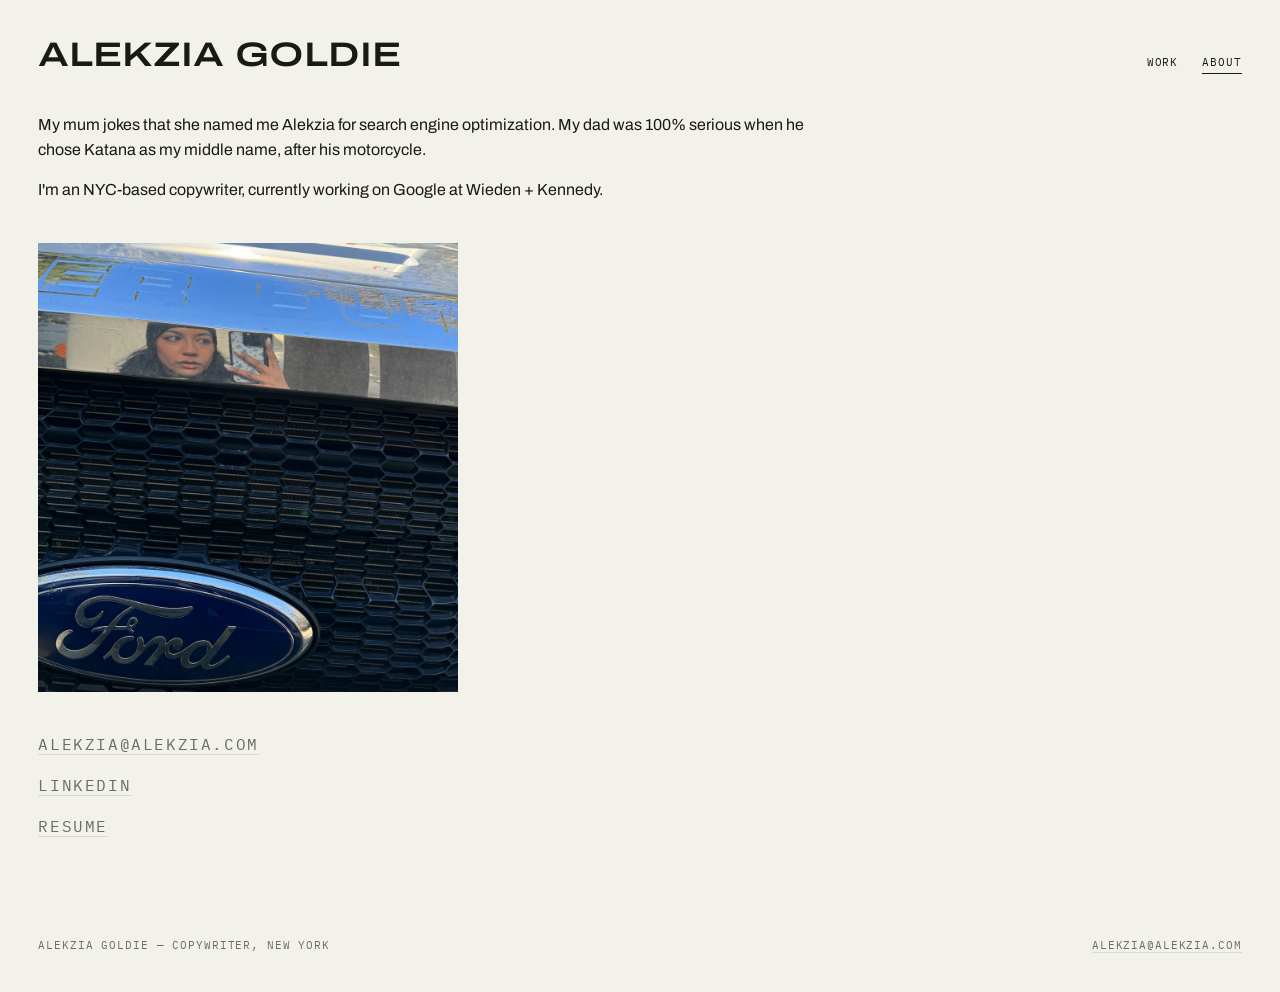
<file: about.html>
<!DOCTYPE html>
<html lang="en">
<head>
  <meta charset="UTF-8">
  <meta name="viewport" content="width=device-width, initial-scale=1.0">
  <title>About — Alekzia Goldie</title>
  <link rel="preconnect" href="https://fonts.googleapis.com">
  <link rel="preconnect" href="https://fonts.gstatic.com" crossorigin>
  <link href="https://fonts.googleapis.com/css2?family=Archivo:wdth,wght@62..125,100..900&family=IBM+Plex+Mono:wght@400;500&display=swap" rel="stylesheet">
  <link rel="stylesheet" href="style.css">
</head>
<body>

  <header>
    <a class="wordmark" href="index.html">ALEKZIA&nbsp;GOLDIE</a>
    <nav class="mono">
      <a href="index.html">Work</a>
      <a href="about.html" aria-current="page">About</a>
    </nav>
  </header>

  <main class="about">
    <div class="copy">
      <!-- Replace with your real bio. Each paragraph is a <p> pair. -->
      <p>My mum jokes that she named me Alekzia for search engine optimization. My dad was 100% serious when he chose Katana as my middle name, after his motorcycle.</p>
      <p>I'm an NYC-based copywriter, currently working on Google at Wieden + Kennedy.</p>
    </div>

    <!-- Optional portrait. Delete the figure if you don't want one. -->
    <figure class="portrait">
      <img src="images/portrait.png" alt="Goldie" loading="lazy">
    </figure>

    <div class="copy mono" style="color: var(--ink-soft);">
      <p><a href="alekzia@alekzia.com" style="border-bottom:1px solid var(--line);">alekzia@alekzia.com</a></p>
      <p><a href="https://www.linkedin.com/in/alekzia" style="border-bottom:1px solid var(--line);">linkedin</a></p>
      <p><a href="Alekzia-Goldie-Resume.pdf" style="border-bottom:1px solid var(--line);">Resume</a>
    </div>
  </main>

  <footer class="mono">
    <div>Alekzia Goldie — Copywriter, New York</div>
    <div><a href="mailto:alekzia@alekzia.com">alekzia@alekzia.com</a></div>
  </footer>

</body>
</html>
</file>
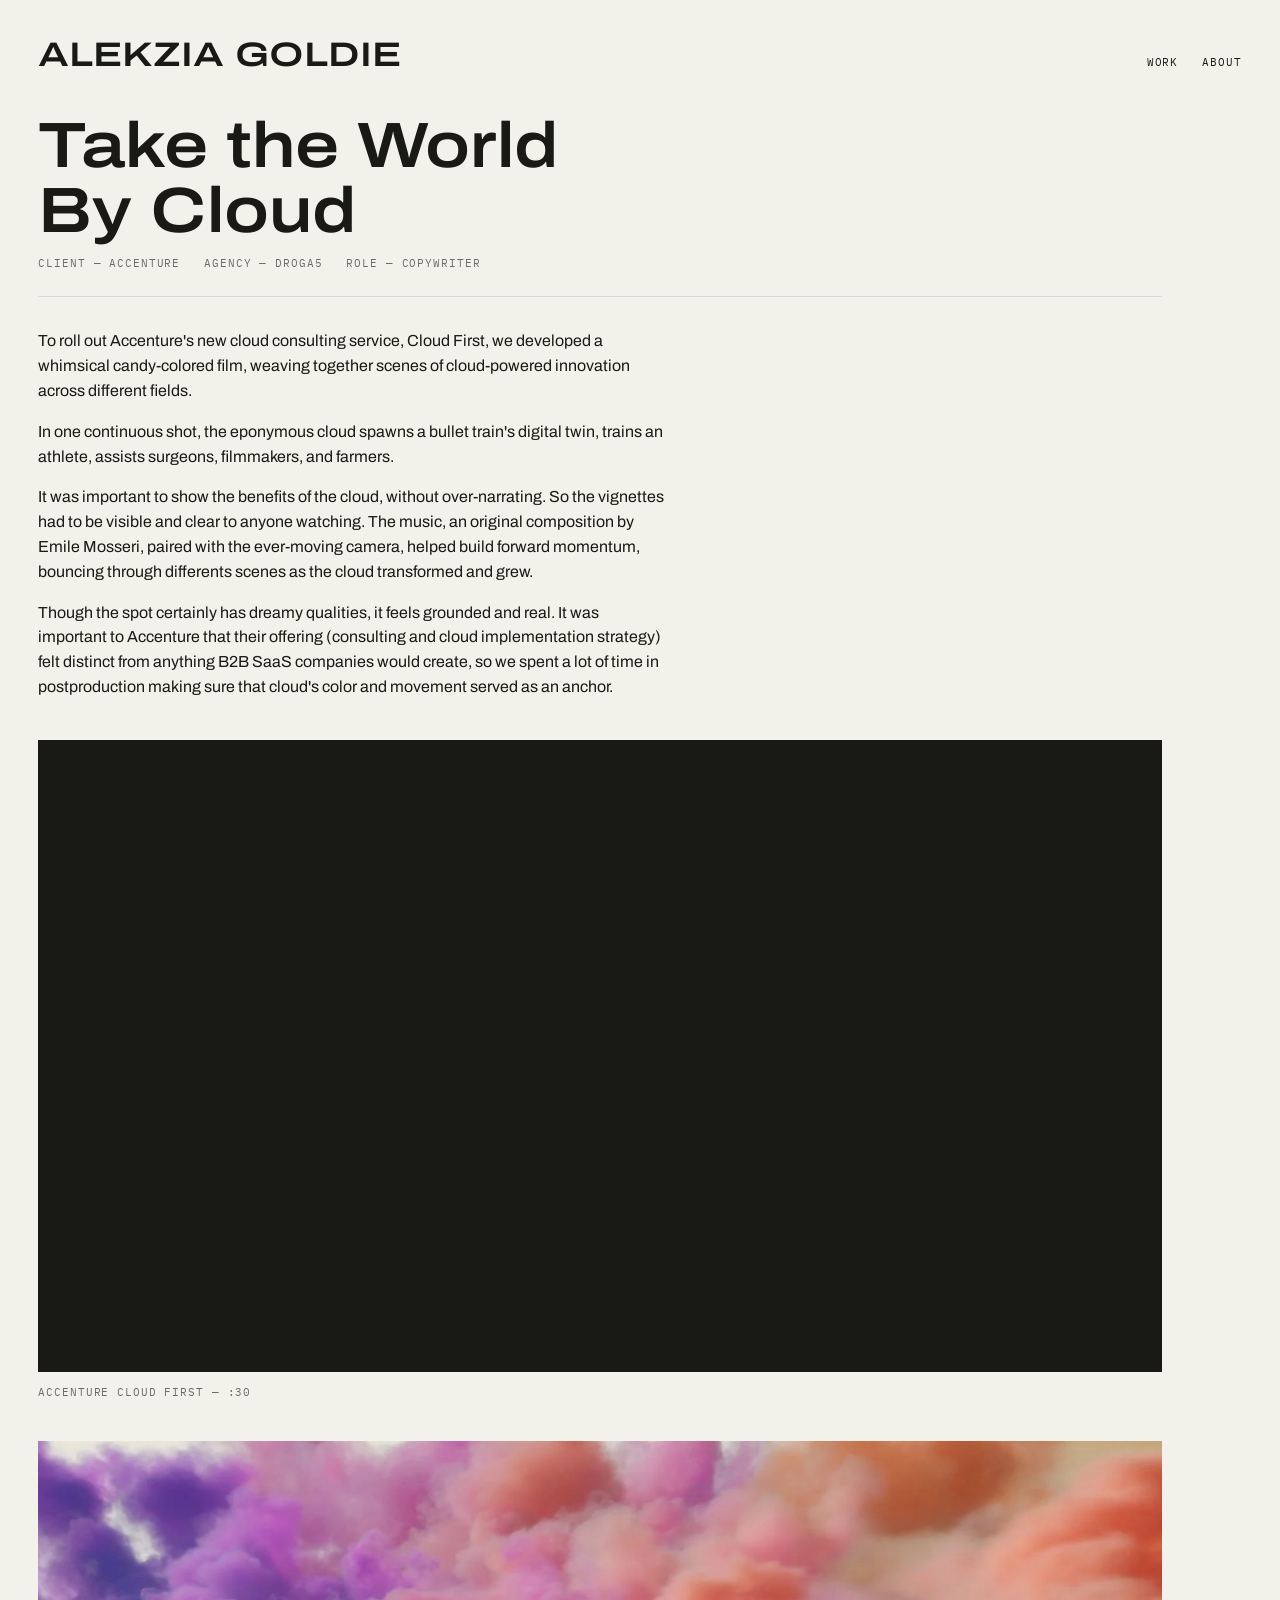
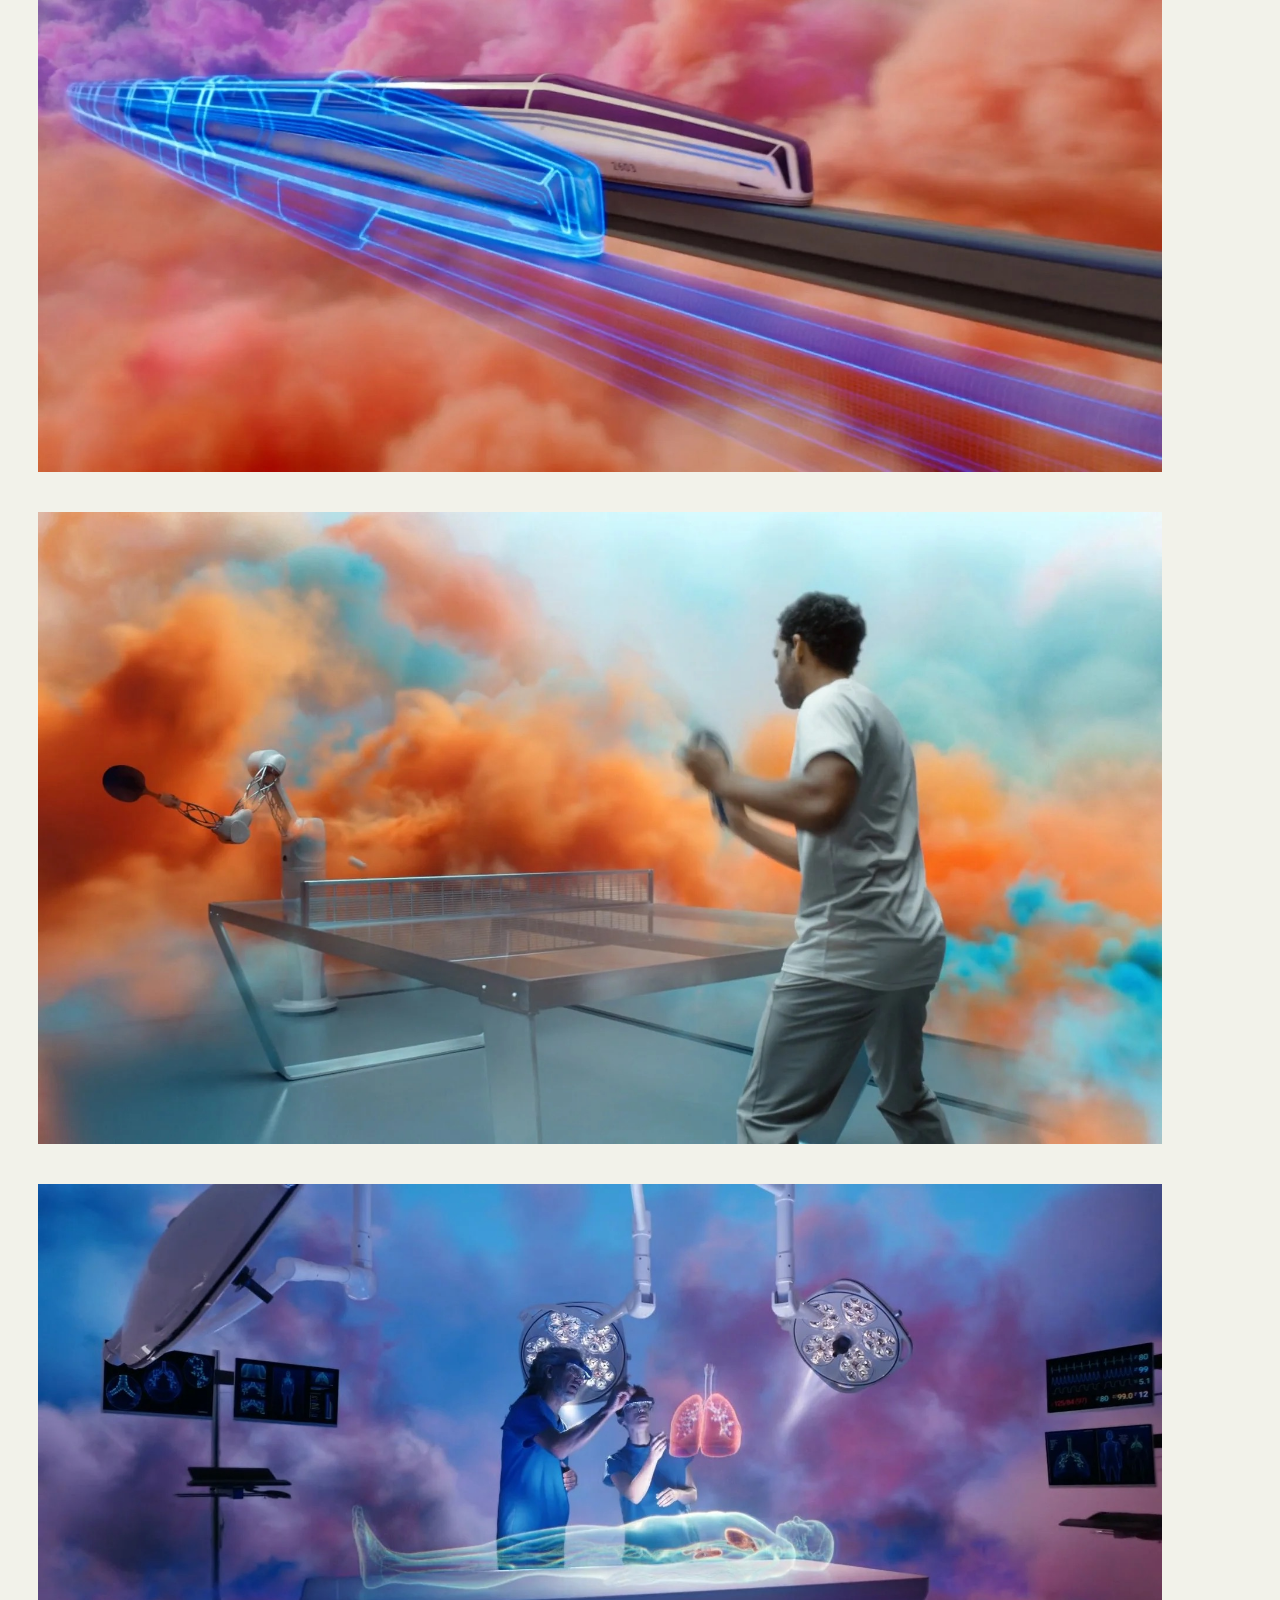
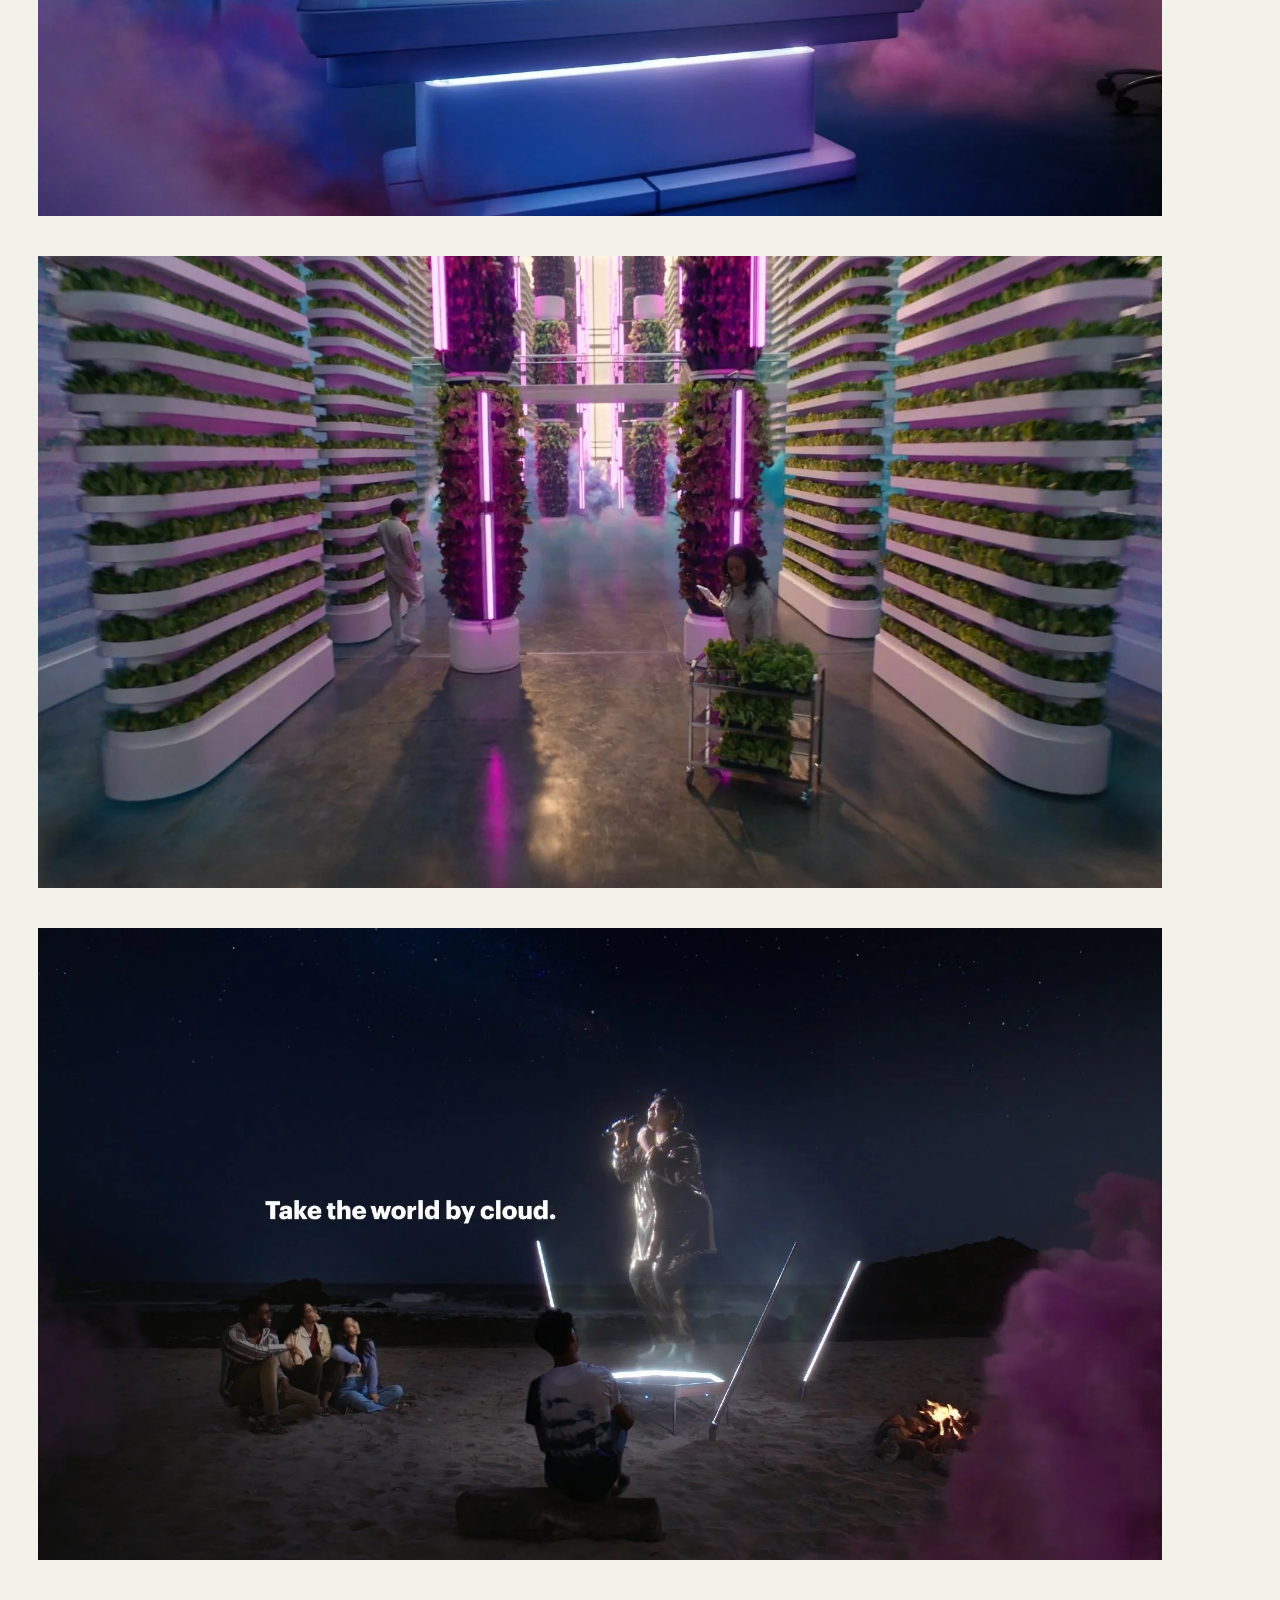
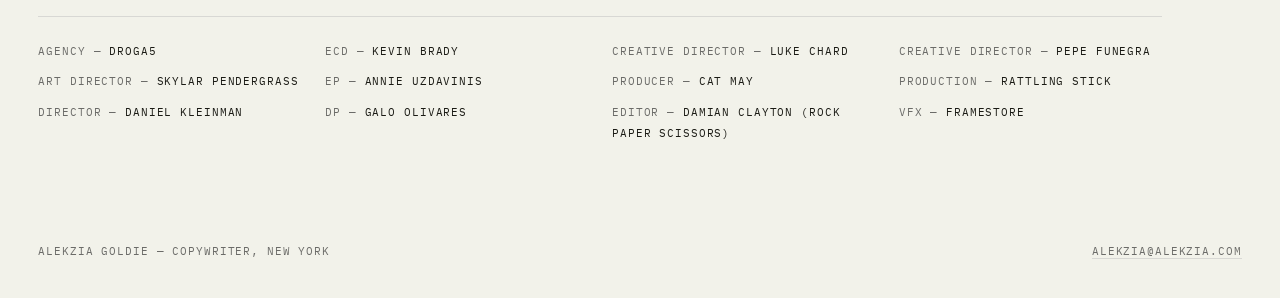
<file: accenture-cloud.html>
<!DOCTYPE html>

<html lang="en">
<head>
  <meta charset="UTF-8">
  <meta name="viewport" content="width=device-width, initial-scale=1.0">
  <title>Take the World By Cloud — Alekzia Goldie</title>
  <link rel="preconnect" href="https://fonts.googleapis.com">
  <link rel="preconnect" href="https://fonts.gstatic.com" crossorigin>
  <link href="https://fonts.googleapis.com/css2?family=Archivo:wdth,wght@62..125,100..900&family=IBM+Plex+Mono:wght@400;500&display=swap" rel="stylesheet">
  <link rel="stylesheet" href="style.css">
</head>
<body>

  <header>
    <a class="wordmark" href="index.html">ALEKZIA&nbsp;GOLDIE</a>
    <nav class="mono">
      <a href="index.html">Work</a>
      <a href="about.html">About</a>
    </nav>
  </header>

  <main class="project">

    <h1>Take the World By Cloud</h1>

    <div class="meta mono">
      <div>Client — Accenture</div>
      <div>Agency — Droga5</div>
      <div>Role — Copywriter</div>
    </div>

    <div class="copy">
      <p>To roll out Accenture's new cloud consulting service, Cloud First, we developed a whimsical candy-colored film, weaving together scenes of cloud-powered innovation across different fields. </p>
      <p>In one continuous shot, the eponymous cloud spawns a bullet train's digital twin, trains an athlete, assists surgeons, filmmakers, and farmers.</p>
      <p>It was important to show the benefits of the cloud, without over-narrating. So the vignettes had to be visible and clear to anyone watching. The music, an original composition by Emile Mosseri, paired with the ever-moving camera, helped build forward momentum, bouncing through differents scenes as the cloud transformed and grew. </p>
      <p>Though the spot certainly has dreamy qualities, it feels grounded and real. It was important to Accenture that their offering (consulting and cloud implementation strategy) felt distinct from anything B2B SaaS companies would create, so we spent a lot of time in postproduction making sure that cloud's color and movement served as an anchor.</p>
        </div>
    <!-- One video block per film. The Vimeo ID is the number at the end
         of the video's vimeo.com URL. -->
    <div class="video">
      <iframe src="https://player.vimeo.com/video/759303632?h=32e95885f4" title="Take the World By Cloud"
              allow="autoplay; fullscreen; picture-in-picture" allowfullscreen></iframe>
    </div>
    <p class="caption mono">Accenture Cloud First — :30</p>

    <!-- Optional: full-width image -->
    <figure>
      <img src="images/accenture-cloud-still-1-train.jpeg" alt="" loading="lazy">
    </figure>

    <figure>
      <img src="images/accenture-cloud-still-2-pingpong.jpeg" alt="" loading="lazy">
    </figure>

    <figure>
      <img src="images/accenture-cloud-still-3-remote-surgery.jpeg" alt="" loading="lazy">
    </figure>

   <figure>
      <img src="images/accenture-cloud-still-4-vertical-garden.jpeg" alt="" loading="lazy">
    </figure>

    <figure>
      <img src="images/accenture-cloud-still-5-hologram.jpeg" alt="" loading="lazy">
    </figure>

    <div class="credits mono">
      <div>Agency — <span>Droga5</span></div>
      <div>ECD — <span>Kevin Brady</span></div>
      <div>Creative Director — <span>Luke Chard</span></div>
      <div>Creative Director — <span>Pepe Funegra</span></div>
      <div>Art Director — <span>Skylar Pendergrass</span></div>
      <div>EP — <span>Annie Uzdavinis</span></div>
      <div>PRODUCER — <span>Cat May</span></div>
      <div>PRODUCTION — <span>Rattling Stick</span></div>
      <div>DIRECTOR — <span>Daniel Kleinman</span></div>
      <div>DP — <span>Galo Olivares</span></div>
      <div>EDITOR — <span> Damian Clayton (Rock Paper Scissors)</span></div>
      <div>VFX — <span> Framestore</span></div>
    </div>

  </main>

  <footer class="mono">
    <div>Alekzia Goldie — Copywriter, New York</div>
    <div><a href="mailto:alekzia@alekzia.com">alekzia@alekzia.com</a></div>
  </footer>

</body>
</html>
</file>
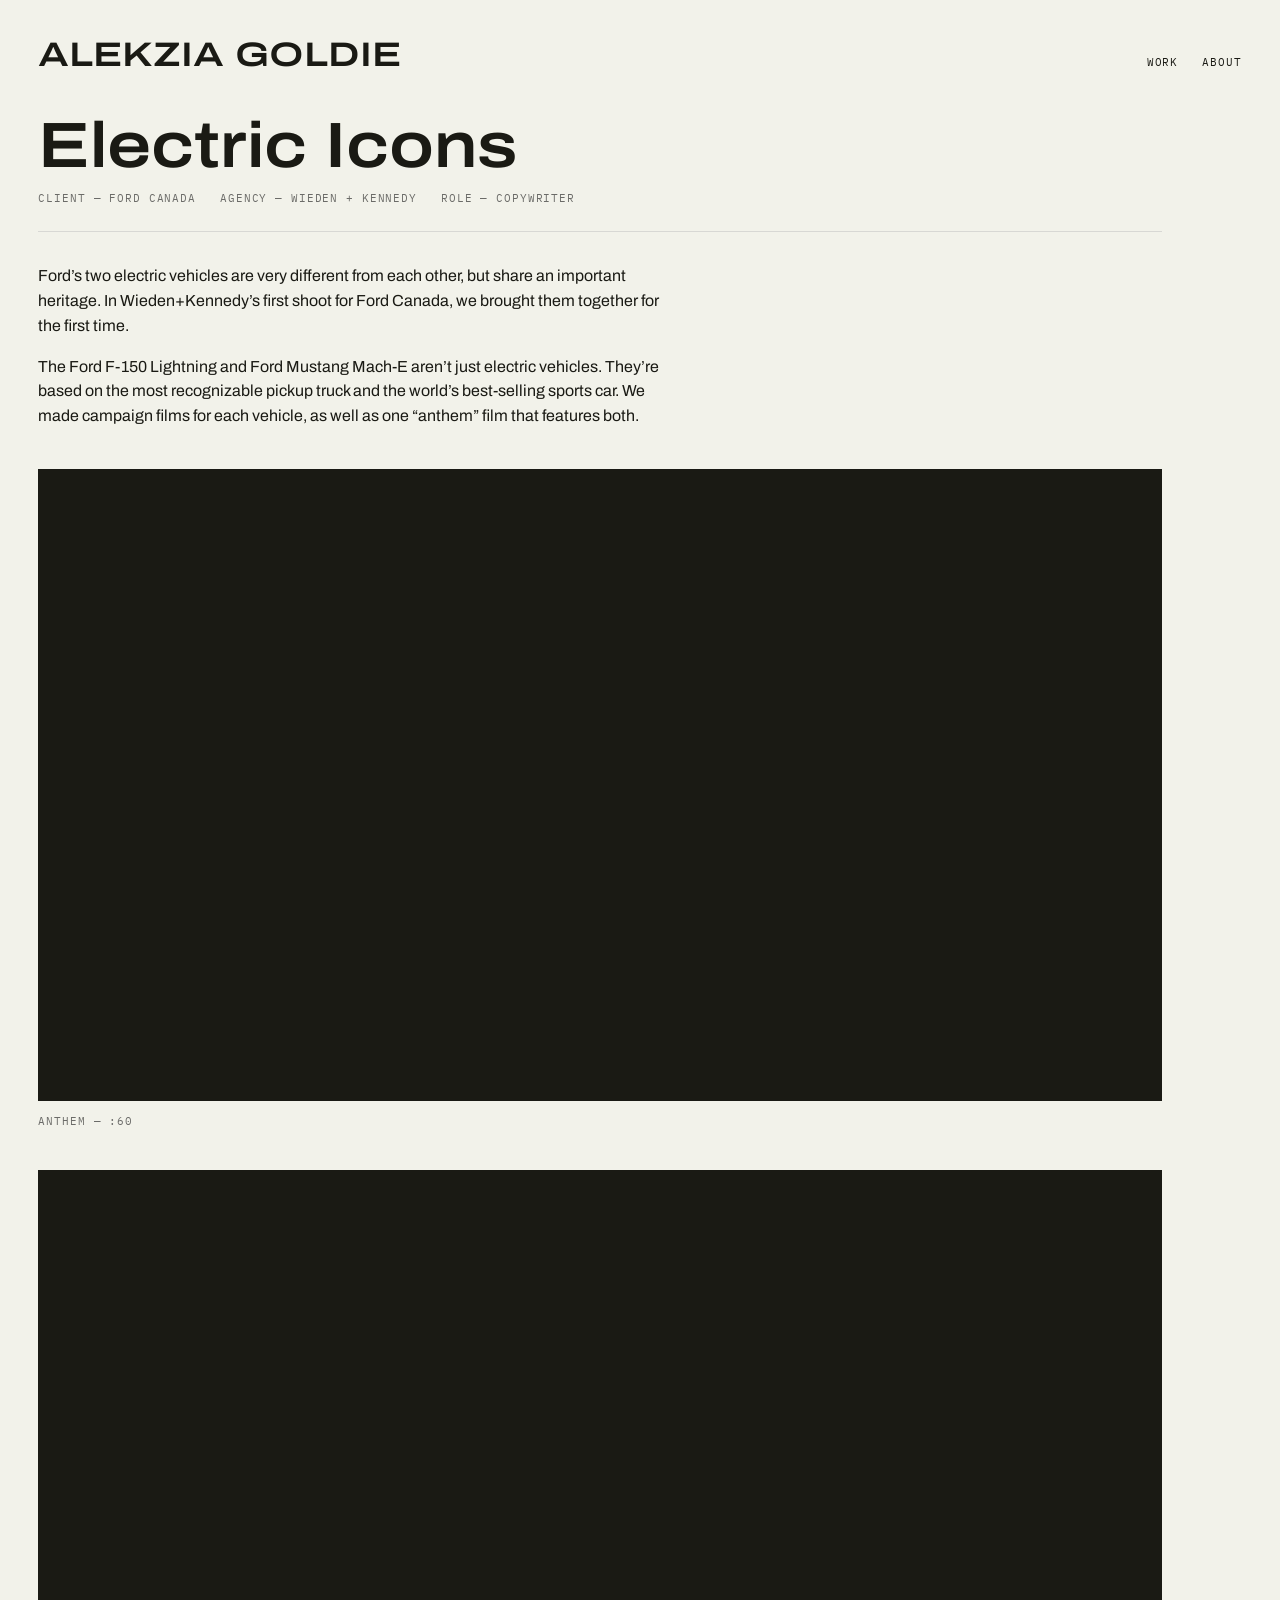
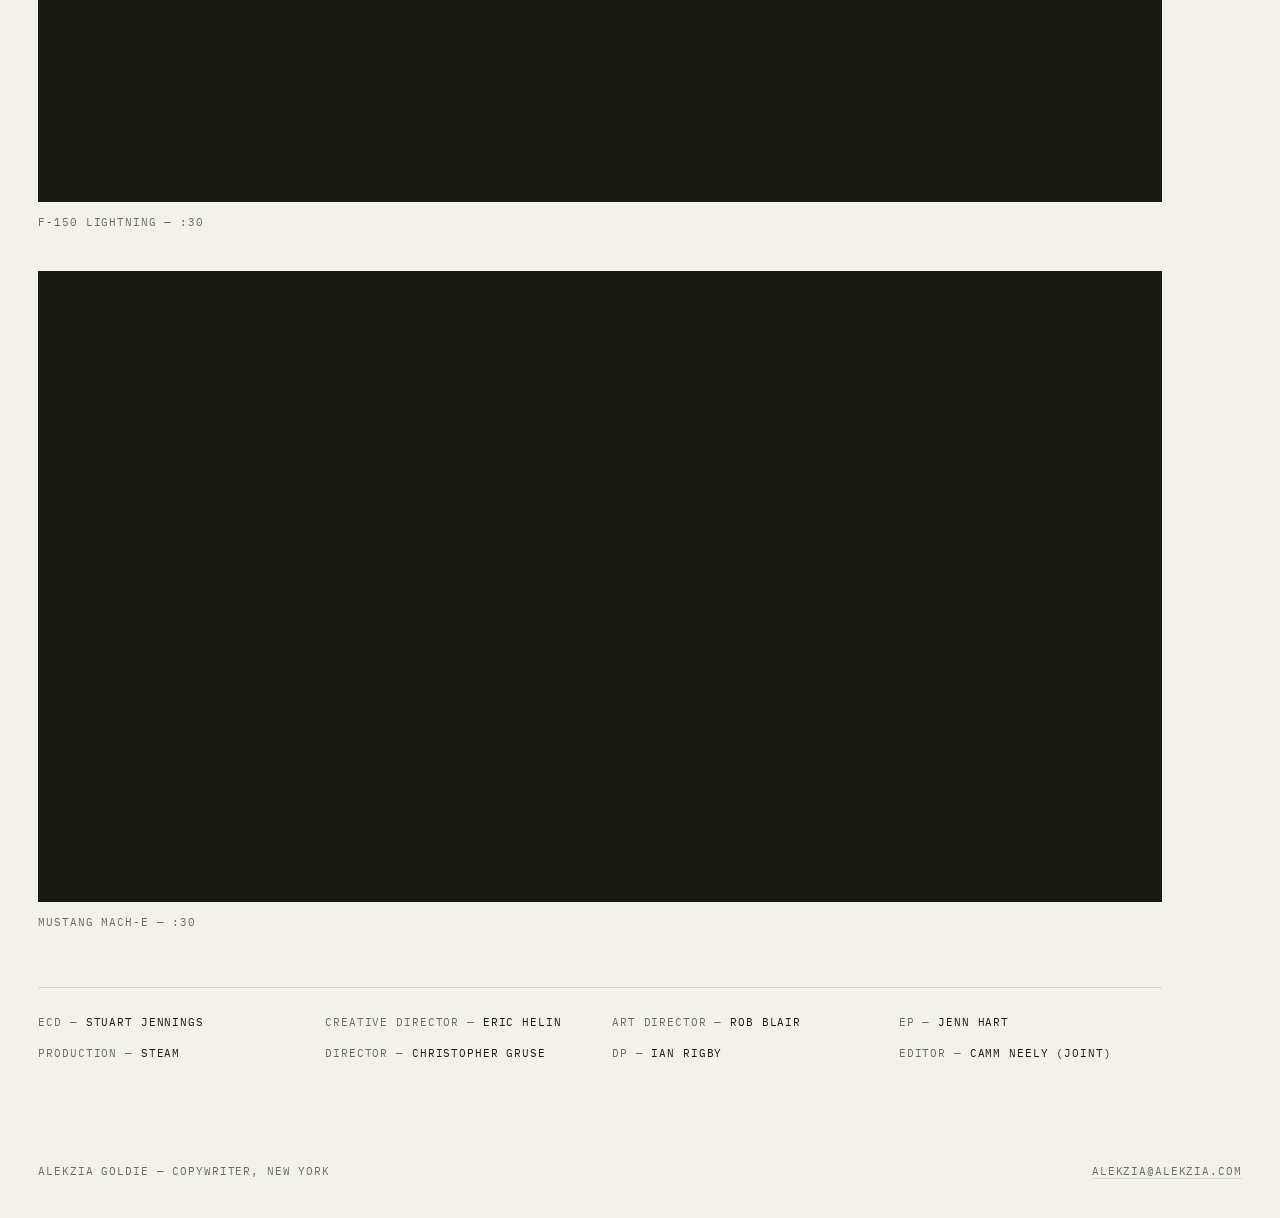
<file: ev-icons.html>
<!DOCTYPE html>
<html lang="en">
<head>
  <meta charset="UTF-8">
  <meta name="viewport" content="width=device-width, initial-scale=1.0">
  <title>Ford EV Icons — Alekzia Goldie</title>
  <link rel="preconnect" href="https://fonts.googleapis.com">
  <link rel="preconnect" href="https://fonts.gstatic.com" crossorigin>
  <link href="https://fonts.googleapis.com/css2?family=Archivo:wdth,wght@62..125,100..900&family=IBM+Plex+Mono:wght@400;500&display=swap" rel="stylesheet">
  <link rel="stylesheet" href="style.css">
</head>
<body>

  <header>
    <a class="wordmark" href="index.html">ALEKZIA&nbsp;GOLDIE</a>
    <nav class="mono">
      <a href="index.html">Work</a>
      <a href="about.html">About</a>
    </nav>
  </header>

  <main class="project">
    <h1>Electric Icons</h1>

    <!-- The metadata line under the title. Add or remove items freely. -->
    <div class="meta mono">
      <div>Client — Ford Canada</div>
      <div>Agency — Wieden + Kennedy</div>
      <div>Role — Copywriter</div>
    </div>

    <!-- Intro copy. Each paragraph is one <p> ... </p> pair. -->
    <div class="copy">
      <p>Ford’s two electric vehicles are very different from each other, but share an important heritage. In Wieden+Kennedy’s first shoot for Ford Canada, we brought them together for the first time.</p>
      <p>The Ford F-150 Lightning and Ford Mustang Mach-E aren’t just electric vehicles. They’re based on the most recognizable pickup truck and the world’s best-selling sports car. We made campaign films for each vehicle, as well as one “anthem” film that features both.</p>
    </div>

    <!-- ================================================================
         VIMEO EMBEDS
         Replace 000000000 with the video's ID — the number at the end
         of its vimeo.com URL. Copy the whole .video block for each film.
         ================================================================ -->
    <div class="video">
      <iframe src="https://player.vimeo.com/video/1031460228?h=f80c0f1080&amp;badge=0&amp;autopause=0&amp;player_id=0&amp;app_id=58479" title="Anthem film"
              allow="autoplay; fullscreen; picture-in-picture" allowfullscreen></iframe>
    </div>
    <p class="caption mono">Anthem — :60</p>

    <div class="video">
      <iframe src="https://player.vimeo.com/video/1031463871?h=9a25f10b2e&amp;badge=0&amp;autopause=0&amp;player_id=0&amp;app_id=58479" title="F-150 Lightning film"
              allow="autoplay; fullscreen; picture-in-picture" allowfullscreen></iframe>
    </div>
    <p class="caption mono">F-150 Lightning — :30</p>

    <div class="video">
      <iframe src="https://player.vimeo.com/video/1031463274?h=759878589e&amp;badge=0&amp;autopause=0&amp;player_id=0&amp;app_id=58479" title="Mustang Mach-E film"
              allow="autoplay; fullscreen; picture-in-picture" allowfullscreen></iframe>
    </div>
    <p class="caption mono">Mustang Mach-E — :30</p>

    <!-- Credits. Label in gray, name in black via <span>. -->
    <div class="credits mono">
      <div>ECD — <span>Stuart Jennings</span></div>
      <div>Creative Director — <span>Eric Helin</span></div>
      <div>Art Director — <span>Rob Blair</span></div>
      <div>EP — <span>Jenn Hart</span></div>
      <div>Production — <span>Steam</span></div>
      <div>Director — <span>Christopher Gruse</span></div>
      <div>DP — <span>Ian Rigby</span></div>
      <div>Editor — <span>Camm Neely (Joint)</span></div>
    </div>

  </main>

  <footer class="mono">
    <div>Alekzia Goldie — Copywriter, New York</div>
    <div><a href="mailto:alekzia@alekzia.com">alekzia@alekzia.com</a></div>
  </footer>

</body>
</html>
</file>
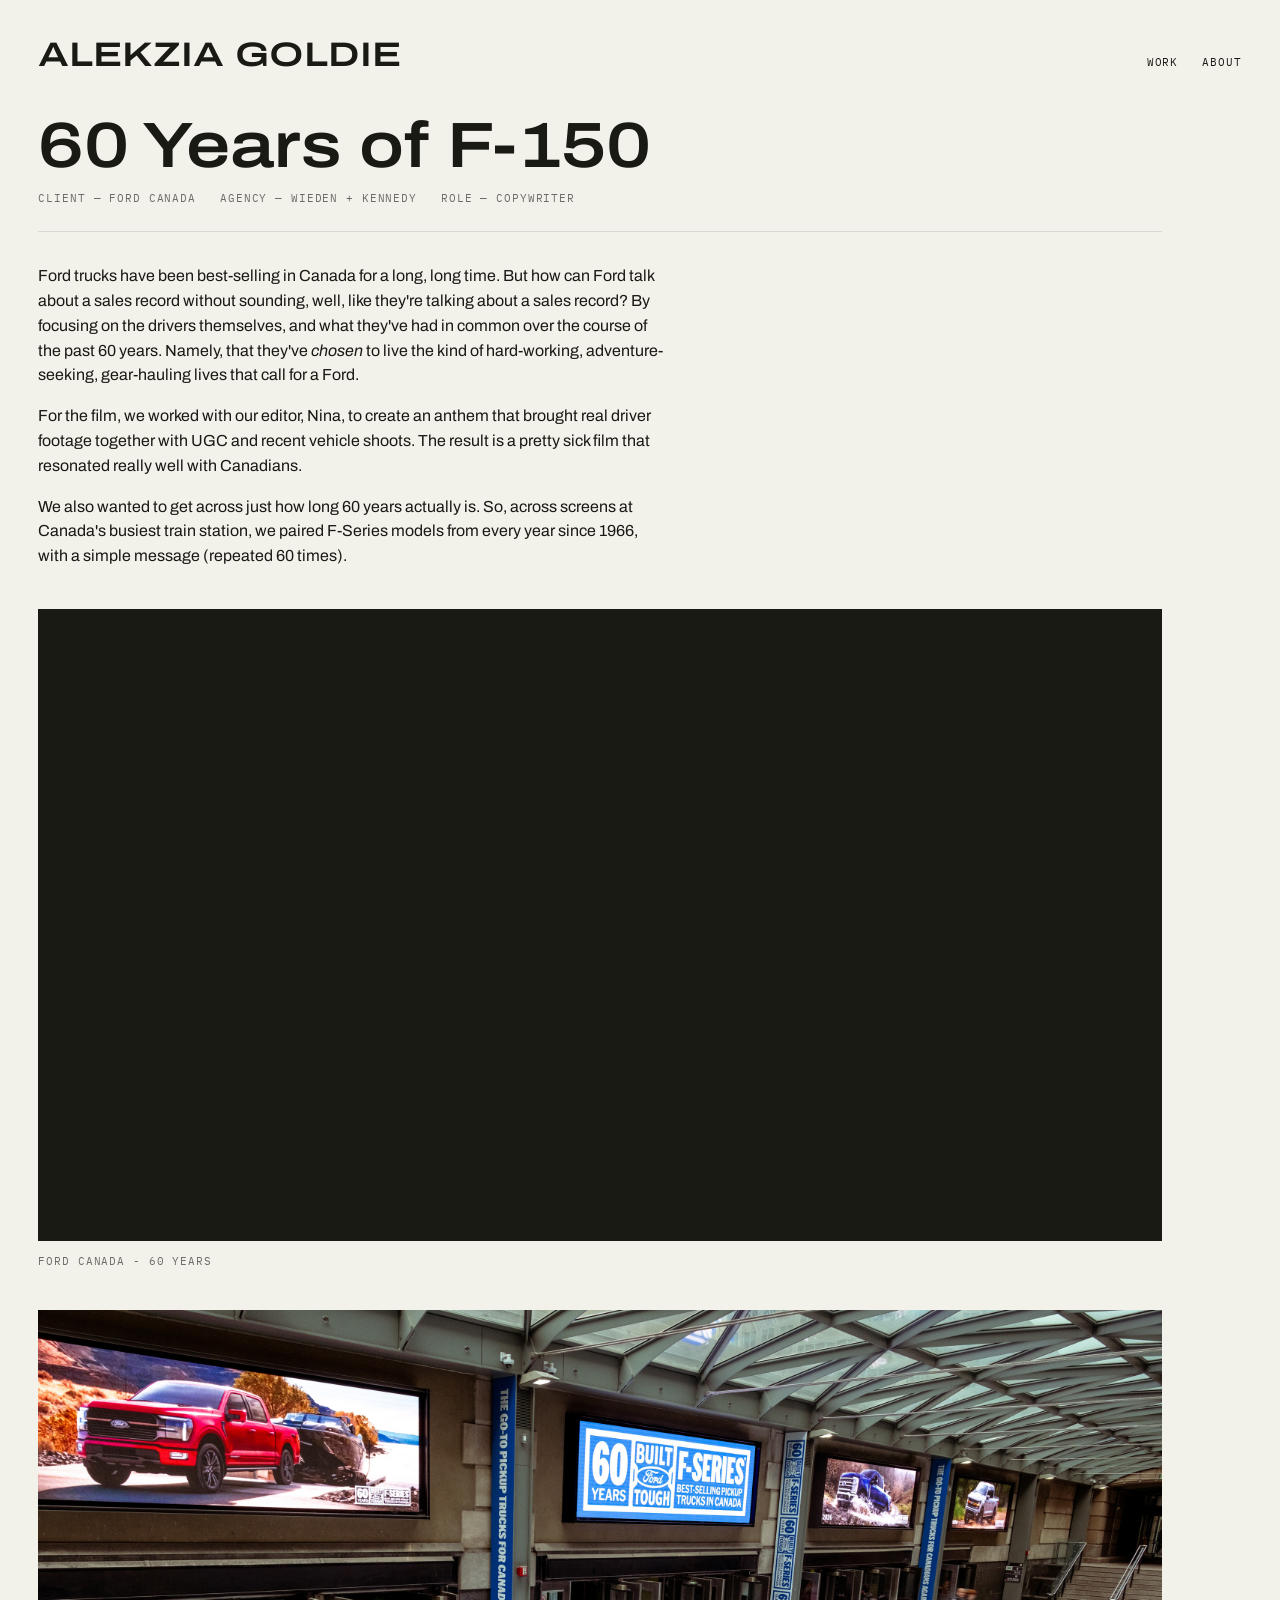
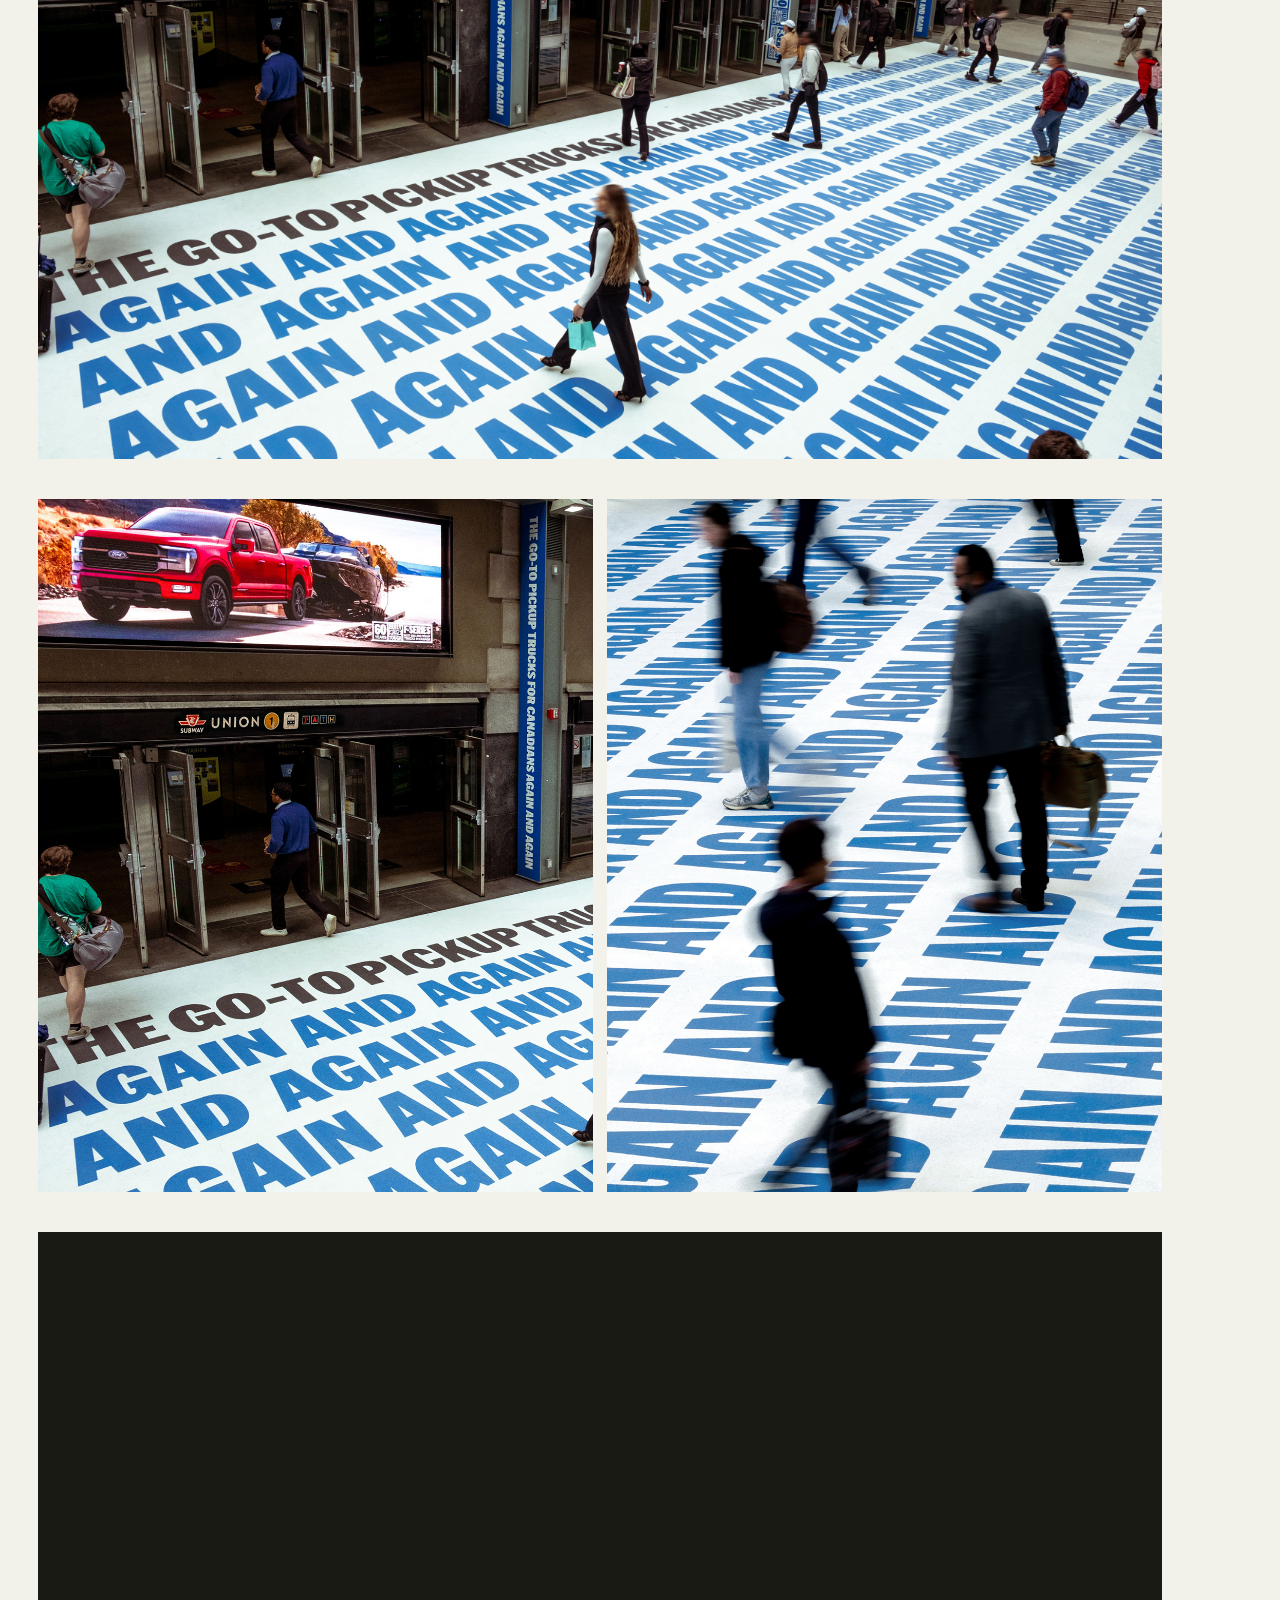
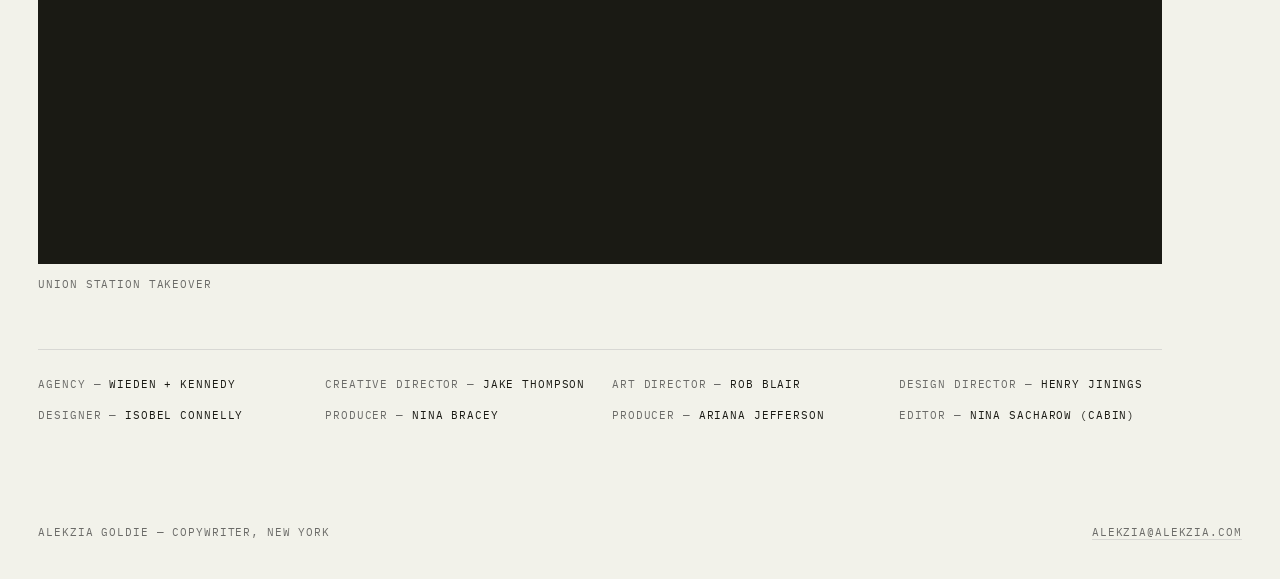
<file: f150-60.html>
<!DOCTYPE html>

<html lang="en">
<head>
  <meta charset="UTF-8">
  <meta name="viewport" content="width=device-width, initial-scale=1.0">
  <title>Fossil - Made for This — Alekzia Goldie</title>
  <link rel="preconnect" href="https://fonts.googleapis.com">
  <link rel="preconnect" href="https://fonts.gstatic.com" crossorigin>
  <link href="https://fonts.googleapis.com/css2?family=Archivo:wdth,wght@62..125,100..900&family=IBM+Plex+Mono:wght@400;500&display=swap" rel="stylesheet">
  <link rel="stylesheet" href="style.css">
</head>
<body>

  <header>
    <a class="wordmark" href="index.html">ALEKZIA&nbsp;GOLDIE</a>
    <nav class="mono">
      <a href="index.html">Work</a>
      <a href="about.html">About</a>
    </nav>
  </header>

  <main class="project">

    <h1>60 Years of F-150</h1>

    <div class="meta mono">
      <div>Client — Ford Canada</div>
      <div>Agency — Wieden + Kennedy</div>
      <div>Role — Copywriter</div>
    </div>

    <div class="copy">
      <p>Ford trucks have been best-selling in Canada for a long, long time. But how can Ford talk about a sales record without sounding, well, like they're talking about a sales record? By focusing on the drivers themselves, and what they've had in common over the course of the past 60 years. Namely, that they've <i>chosen</i> to live the kind of hard-working, adventure-seeking, gear-hauling lives that call for a Ford. </p>
      <p>For the film, we worked with our editor, Nina, to create an anthem that brought real driver footage together with UGC and recent vehicle shoots. The result is a pretty sick film that resonated really well with Canadians.  </p>
      <p> We also wanted to get across just how long 60 years actually is. So, across screens at Canada's busiest train station, we paired F-Series models from every year since 1966, with a simple message (repeated 60 times).  </p>
        </div>
    <!-- One video block per film. The Vimeo ID is the number at the end
         of the video's vimeo.com URL. -->

        <div class="video">
      <iframe src="https://player.vimeo.com/video/1213376252" title="60 Years"
              allow="autoplay; fullscreen; picture-in-picture" allowfullscreen></iframe>
    </div>
    <p class="caption mono">Ford Canada - 60 Years</p>

    <figure>
      <img src="images/ford-60-union-1.jpg" alt="" loading="lazy">
    </figure>

     <figure class="pair">
      <img src="images/ford-60-union-2.jpg" alt="" loading="lazy">
      <img src="images/ford-60-union-3.jpg" alt="" loading="lazy">
    </figure>

      <div class="video">
      <iframe src="https://player.vimeo.com/video/1213599185" title="Union Station Takeover"
              allow="autoplay; fullscreen; picture-in-picture" allowfullscreen></iframe>
    </div>
    <p class="caption mono">Union Station Takeover</p>

    <div class="credits mono">
      <div>Agency — <span>Wieden + Kennedy</span></div>
      <div>Creative Director — <span>Jake Thompson</span></div>
      <div>Art Director — <span>Rob Blair</span></div>
      <div>Design Director — <span>Henry Jinings</span></div>
      <div>Designer — <span>Isobel Connelly</span></div>
      <div>Producer — <span>Nina Bracey</span></div>
      <div>Producer — <span>Ariana Jefferson</span></div>
      <div>EDITOR — <span> Nina Sacharow (Cabin)</span></div>
    </div>

  </main>

  <footer class="mono">
    <div>Alekzia Goldie — Copywriter, New York</div>
    <div><a href="mailto:alekzia@alekzia.com">alekzia@alekzia.com</a></div>
  </footer>

</body>
</html>
</file>
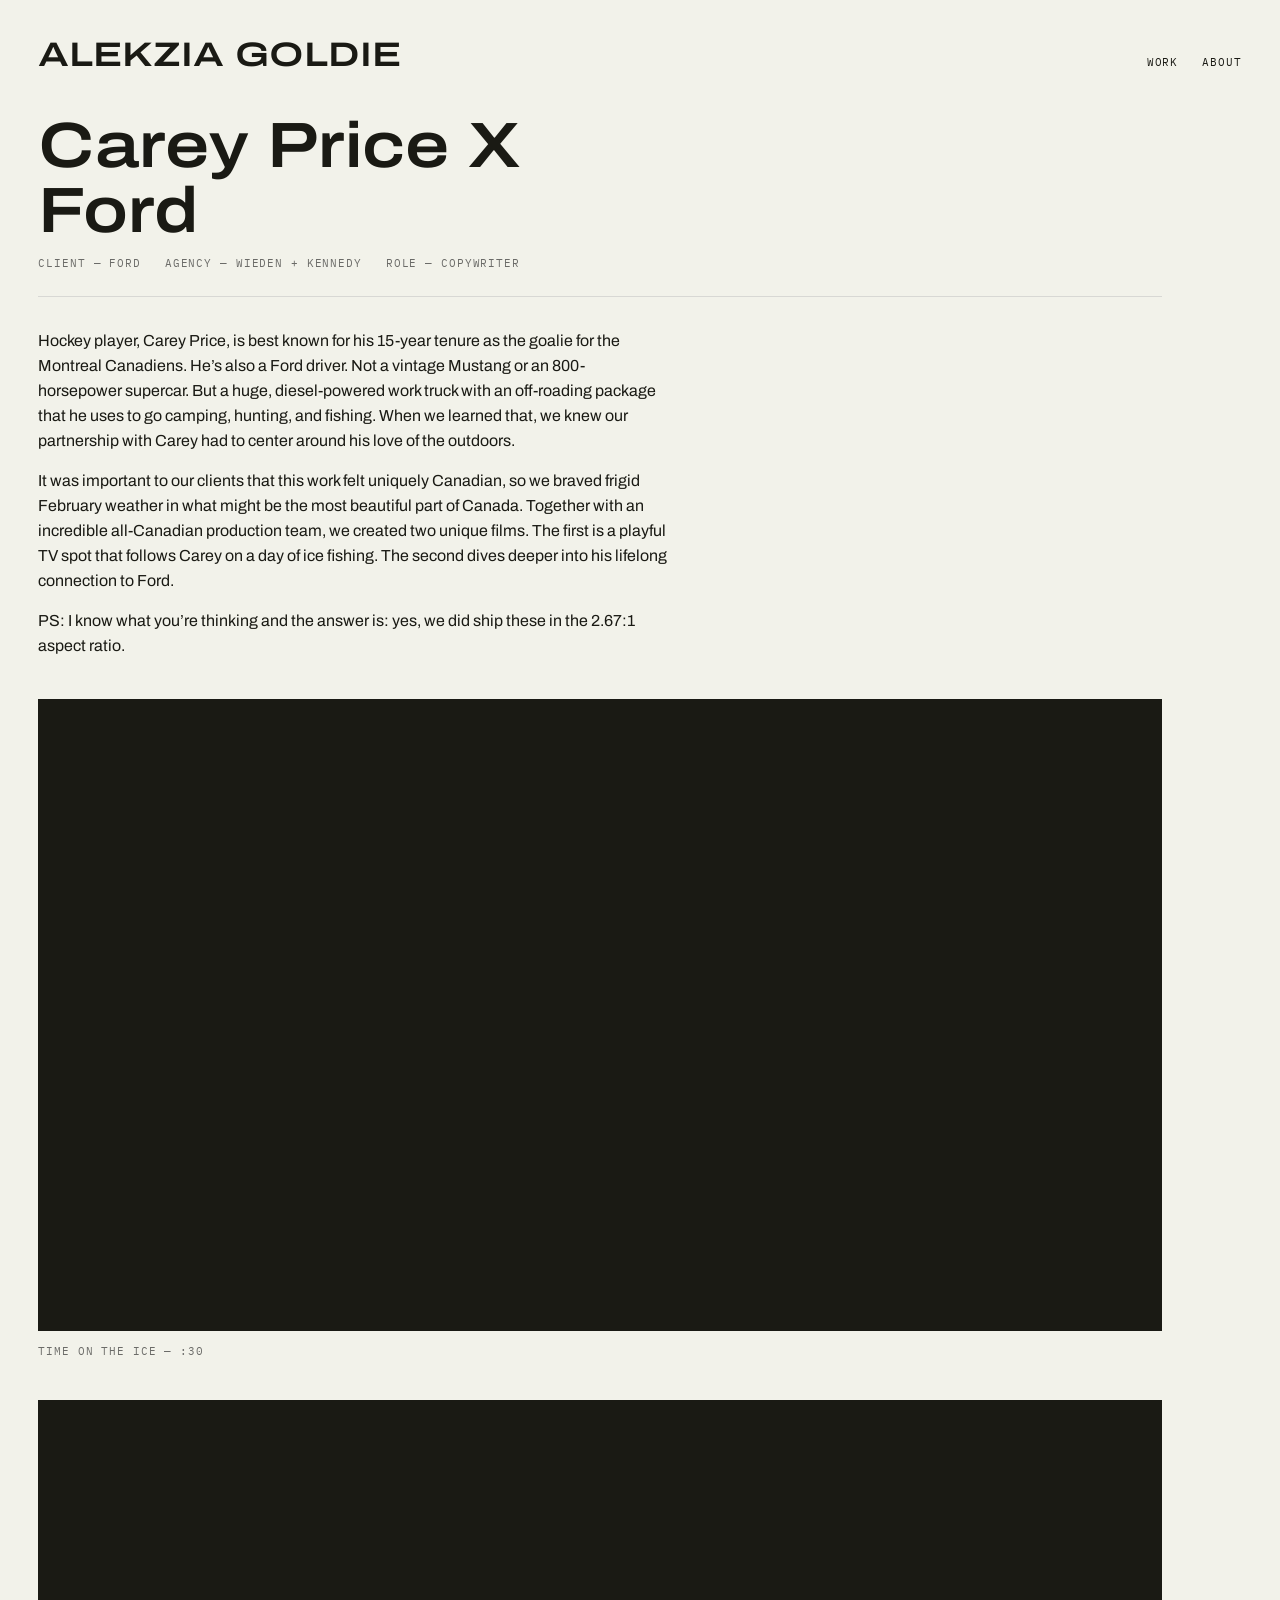
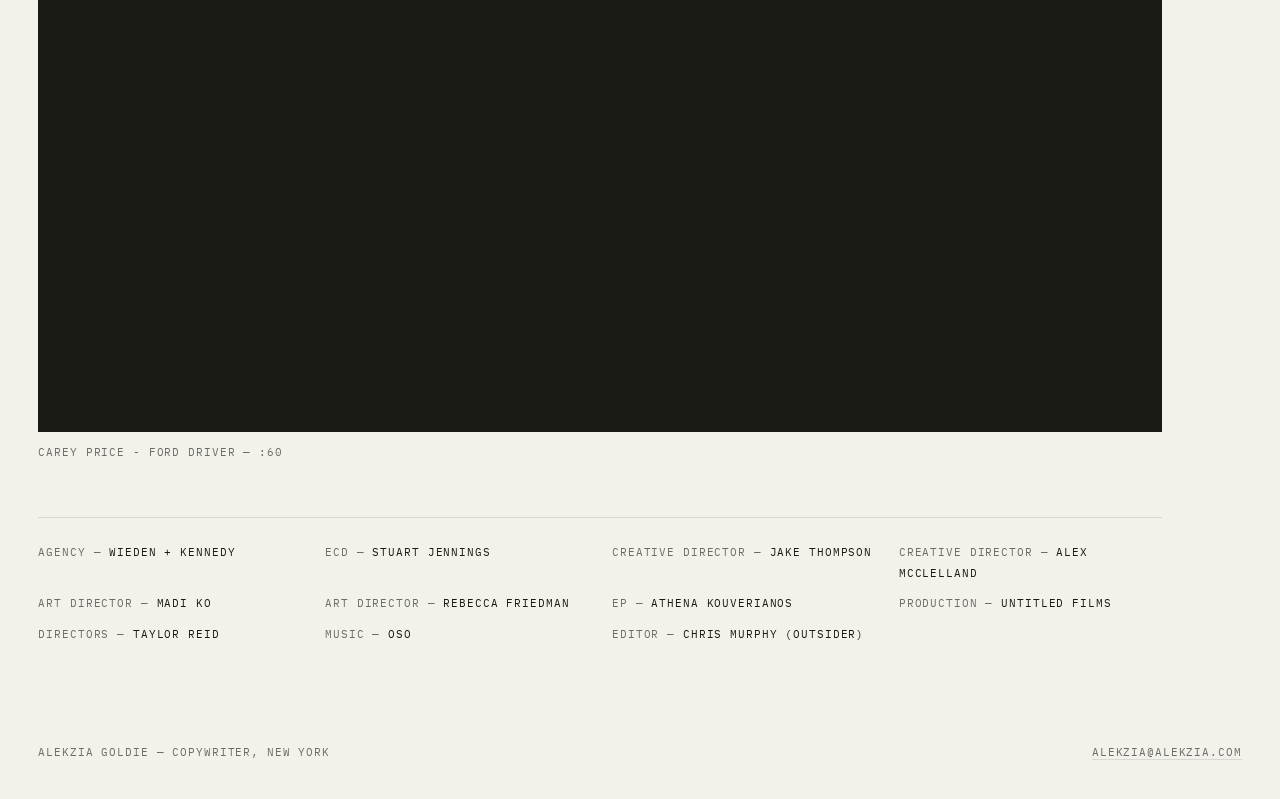
<file: ford-carey-price.html>
<!DOCTYPE html>
<html lang="en">
<head>
  <meta charset="UTF-8">
  <meta name="viewport" content="width=device-width, initial-scale=1.0">
  <title>Ford X Carey Price — Alekzia Goldie</title>
  <link rel="preconnect" href="https://fonts.googleapis.com">
  <link rel="preconnect" href="https://fonts.gstatic.com" crossorigin>
  <link href="https://fonts.googleapis.com/css2?family=Archivo:wdth,wght@62..125,100..900&family=IBM+Plex+Mono:wght@400;500&display=swap" rel="stylesheet">
  <link rel="stylesheet" href="style.css">
</head>
<body>

  <header>
    <a class="wordmark" href="index.html">ALEKZIA&nbsp;GOLDIE</a>
    <nav class="mono">
      <a href="index.html">Work</a>
      <a href="about.html">About</a>
    </nav>
  </header>

  <main class="project">

    <h1>Carey Price X Ford</h1>

    <div class="meta mono">
      <div>Client — FORD</div>
      <div>Agency — Wieden + Kennedy</div>
      <div>Role — Copywriter</div>
    </div>

    <div class="copy">
      <p>Hockey player, Carey Price, is best known for his 15-year tenure as the goalie for the Montreal Canadiens. He’s also a Ford driver. Not a vintage Mustang or an 800-horsepower supercar. But a huge, diesel-powered work truck with an off-roading package that he uses to go camping, hunting, and fishing. When we learned that, we knew our partnership with Carey had to center around his love of the outdoors.</p>
      <p>It was important to our clients that this work felt uniquely Canadian, so we braved frigid February weather in what might be the most beautiful part of Canada. Together with an incredible all-Canadian production team, we created two unique films. The first is a playful TV spot that follows Carey on a day of ice fishing. The second dives deeper into his lifelong connection to Ford. </p>
       <p>PS: I know what you’re thinking and the answer is: yes, we did ship these in the 2.67:1 aspect ratio.</p>
        </div>
    <!-- One video block per film. The Vimeo ID is the number at the end
         of the video's vimeo.com URL. -->
    <div class="video">
      <iframe src="https://player.vimeo.com/video/1137265287?h=7d5dba337a&amp;title=0&amp;byline=0&amp;portrait=0&amp;badge=0&amp;autopause=0&amp;player_id=0&amp;app_id=58479" title="Time On The Ice"
              allow="autoplay; fullscreen; picture-in-picture" allowfullscreen></iframe>
    </div>
    <p class="caption mono">TIME ON THE ICE — :30</p>
      <div class="video">
      <iframe src="https://player.vimeo.com/video/1137272871?h=c7db366f23&amp;title=0&amp;byline=0&amp;portrait=0&amp;badge=0&amp;autopause=0&amp;player_id=0&amp;app_id=58479" title="Carey Price, Ford Driver"
              allow="autoplay; fullscreen; picture-in-picture" allowfullscreen></iframe>
    </div>
    <p class="caption mono">CAREY PRICE - FORD DRIVER — :60</p>


    <div class="credits mono">
      <div>Agency — <span>WIEDEN + KENNEDY</span></div>
      <div>ECD — <span>STUART JENNINGS</span></div>
      <div>Creative Director — <span>JAKE THOMPSON</span></div>
      <div>Creative Director — <span>ALEX MCCLELLAND</span></div>
      <div>Art Director — <span>MADI KO</span></div>
      <div>Art Director — <span>REBECCA FRIEDMAN</span></div>
      <div>EP — <span>ATHENA KOUVERIANOS</span></div>
      <div>PRODUCTION — <span>UNTITLED FILMS</span></div>
      <div>DIRECTORS — <span>TAYLOR REID</span></div>
      <div>MUSIC — <span>OSO</span></div>
      <div>EDITOR — <span>CHRIS MURPHY (OUTSIDER)</span></div>
    </div>

  </main>

  <footer class="mono">
    <div>Alekzia Goldie — Copywriter, New York</div>
    <div><a href="mailto:alekzia@alekzia.com">alekzia@alekzia.com</a></div>
  </footer>

</body>
</html>
</file>
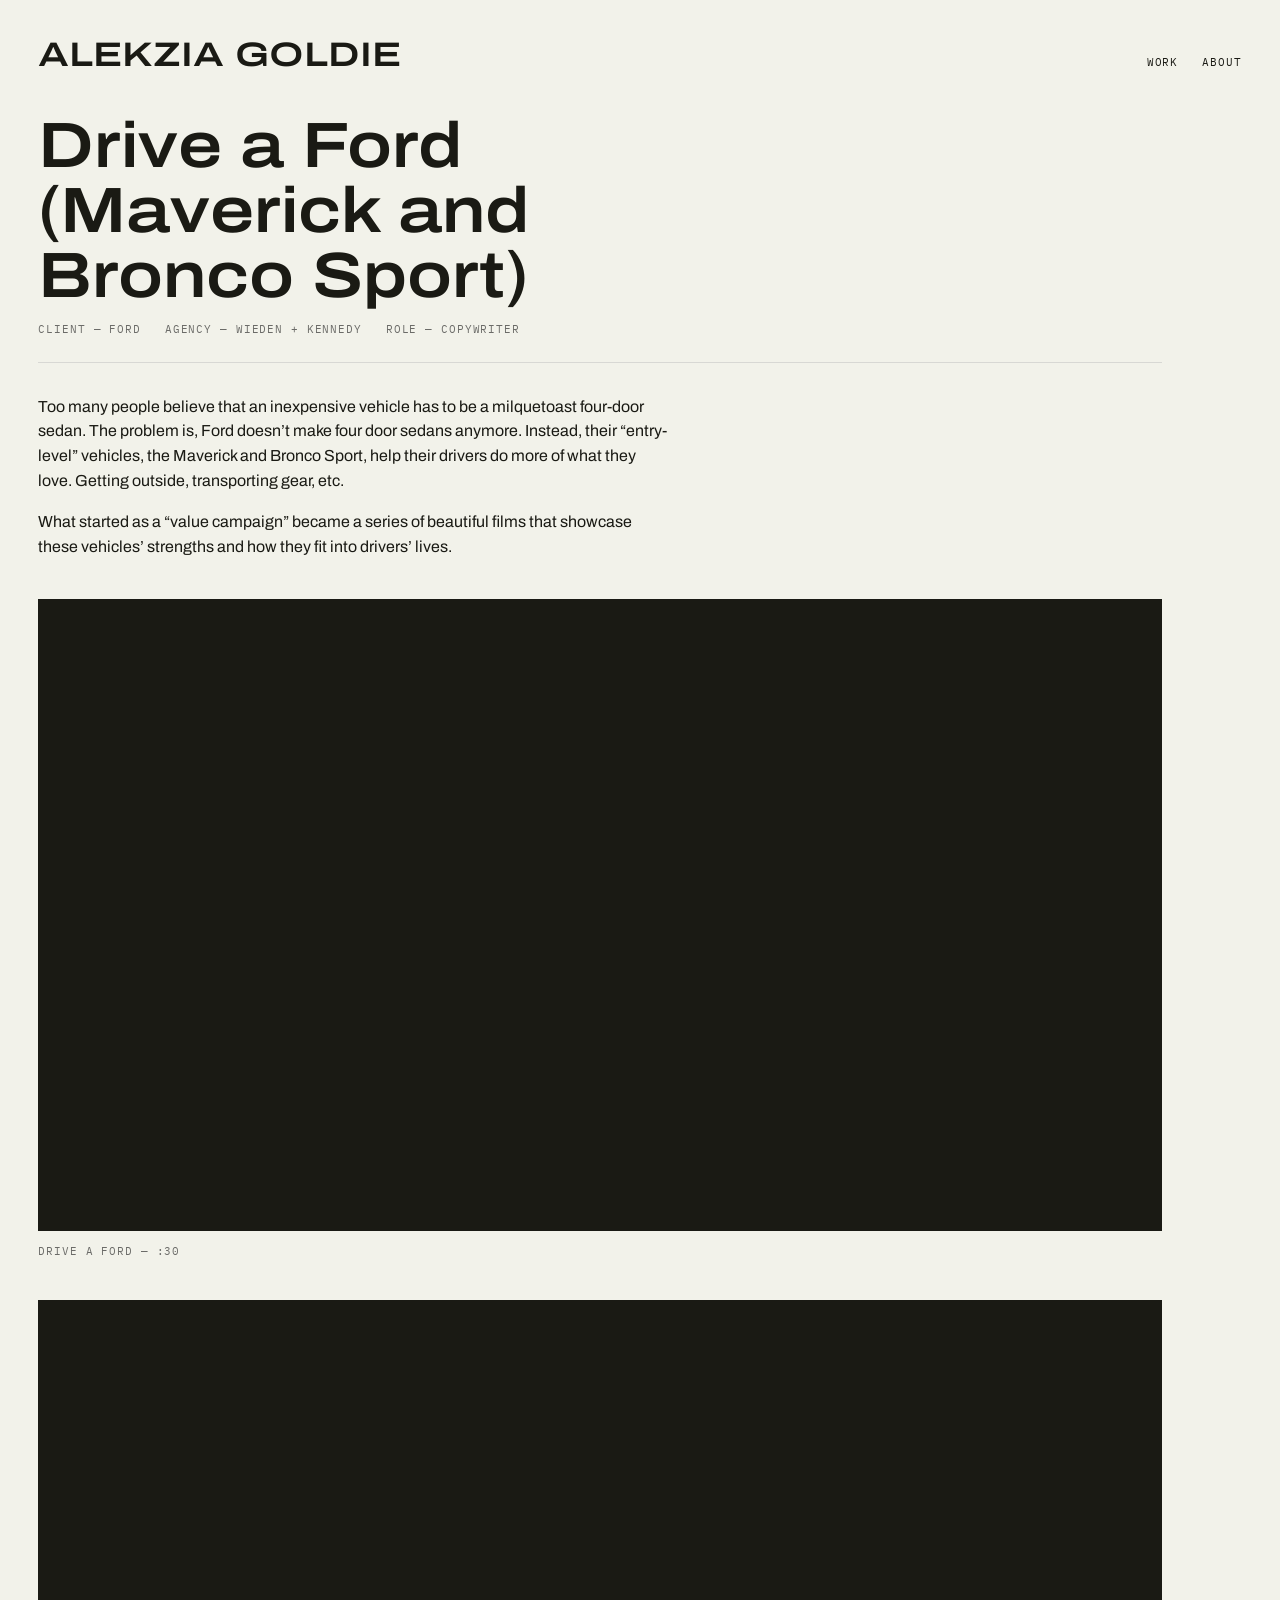
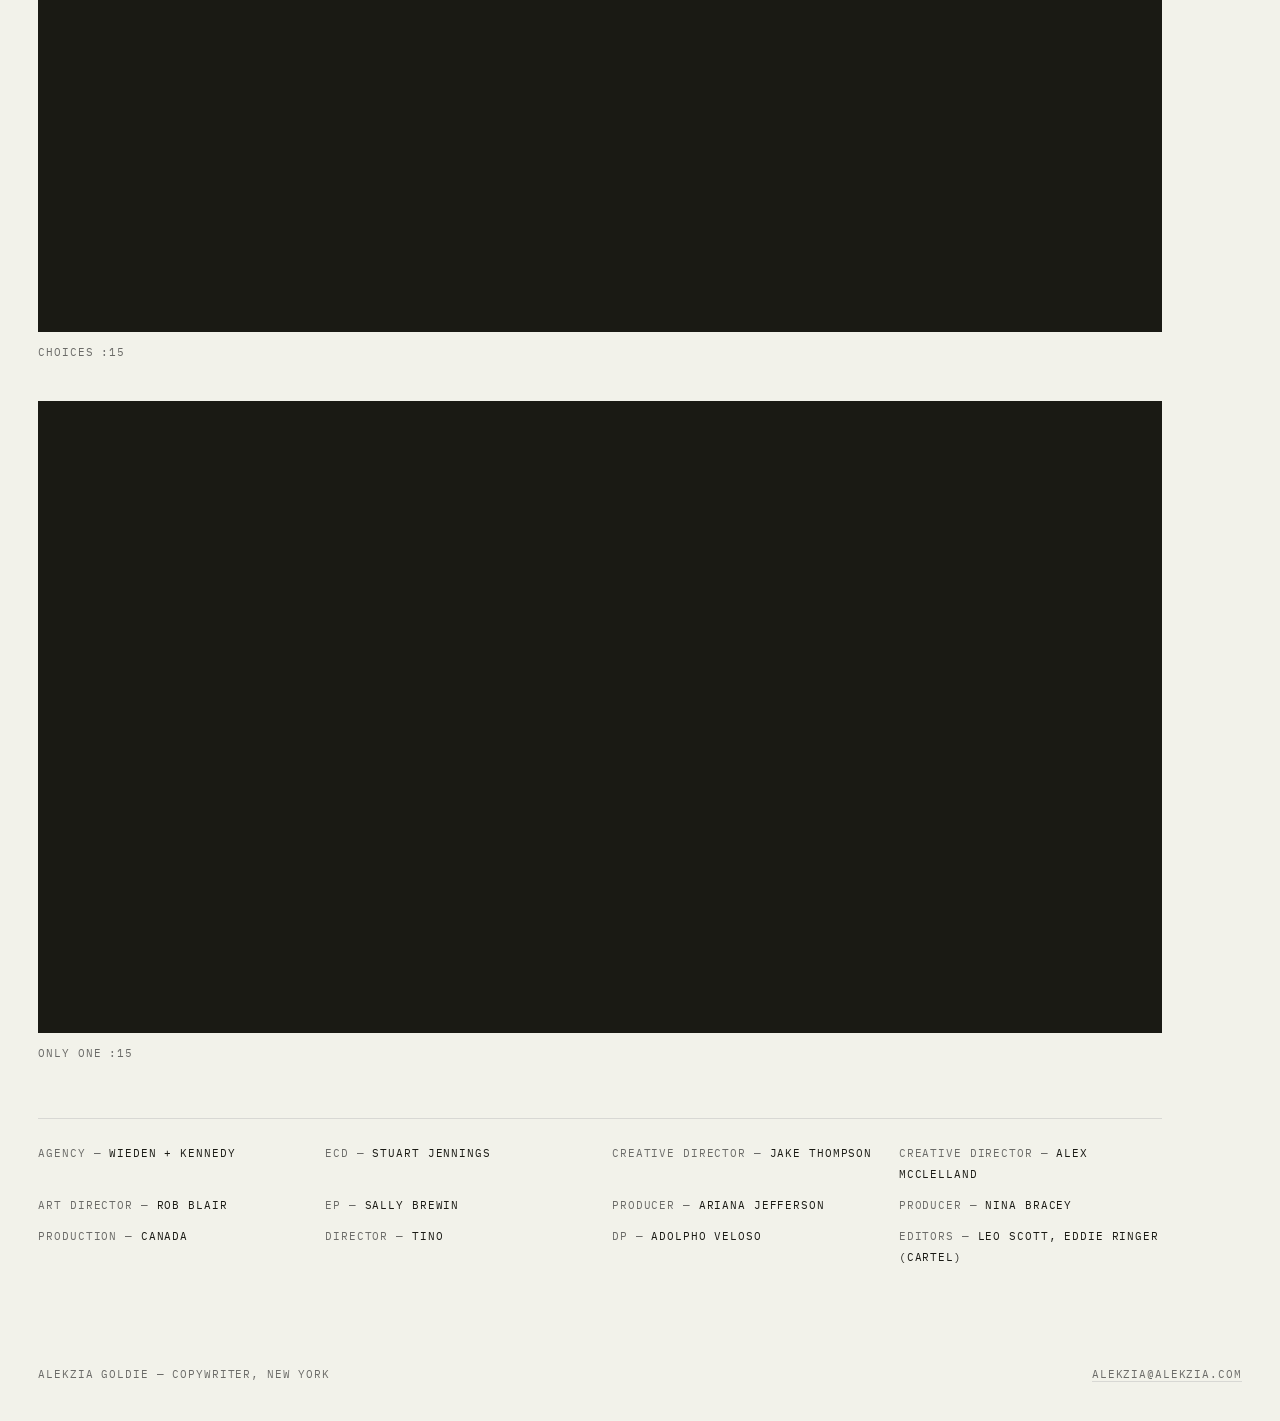
<file: ford-MaBS.html>
<!DOCTYPE html>

<html lang="en">
<head>
  <meta charset="UTF-8">
  <meta name="viewport" content="width=device-width, initial-scale=1.0">
  <title>Ford Maverick and Bronco Sport — Alekzia Goldie</title>
  <link rel="preconnect" href="https://fonts.googleapis.com">
  <link rel="preconnect" href="https://fonts.gstatic.com" crossorigin>
  <link href="https://fonts.googleapis.com/css2?family=Archivo:wdth,wght@62..125,100..900&family=IBM+Plex+Mono:wght@400;500&display=swap" rel="stylesheet">
  <link rel="stylesheet" href="style.css">
</head>
<body>

  <header>
    <a class="wordmark" href="index.html">ALEKZIA&nbsp;GOLDIE</a>
    <nav class="mono">
      <a href="index.html">Work</a>
      <a href="about.html">About</a>
    </nav>
  </header>

  <main class="project">

    <h1>Drive a Ford (Maverick and Bronco Sport)</h1>

    <div class="meta mono">
      <div>Client — FORD</div>
      <div>Agency — Wieden + Kennedy</div>
      <div>Role — Copywriter</div>
    </div>

    <div class="copy">
      <p>Too many people believe that an inexpensive vehicle has to be a milquetoast four-door sedan. The problem is, Ford doesn’t make four door sedans anymore. Instead, their “entry-level” vehicles, the Maverick and Bronco Sport, help their drivers do more of what they love. Getting outside, transporting gear, etc. </p>
      <p>What started as a “value campaign” became a series of beautiful films that showcase these vehicles’ strengths and how they fit into drivers’ lives.</p>
        </div>
    <!-- One video block per film. The Vimeo ID is the number at the end
         of the video's vimeo.com URL. -->
    <div class="video">
      <iframe src="https://player.vimeo.com/video/1137283196?h=2208375c89&amp;badge=0&amp;autopause=0&amp;player_id=0&amp;app_id=58479" title="Drive a Ford"
              allow="autoplay; fullscreen; picture-in-picture" allowfullscreen></iframe>
    </div>
    <p class="caption mono">Drive a Ford — :30</p>

        <div class="video">
      <iframe src="https://player.vimeo.com/video/1137283143?h=36805cf516&amp;badge=0&amp;autopause=0&amp;player_id=0&amp;app_id=58479" title="Choices"
              allow="autoplay; fullscreen; picture-in-picture" allowfullscreen></iframe>
    </div>
    <p class="caption mono">Choices :15</p>

            <div class="video">
      <iframe src="https://player.vimeo.com/video/1137283090?h=6f60bb08f6&amp;badge=0&amp;autopause=0&amp;player_id=0&amp;app_id=58479" title="Only One"
              allow="autoplay; fullscreen; picture-in-picture" allowfullscreen></iframe>
    </div>
    <p class="caption mono">Only One :15</p>

    <div class="credits mono">
      <div>Agency — <span>WIEDEN + KENNEDY</span></div>
      <div>ECD — <span>STUART JENNINGS</span></div>
      <div>Creative Director — <span>Jake Thompson</span></div>
      <div>Creative Director — <span>Alex McClelland</span></div>
      <div>Art Director — <span>ROB BLAIR</span></div>
      <div>EP — <span>Sally Brewin</span></div>
      <div>Producer — <span>ARIANA JEFFERSON</span></div>
      <div>Producer — <span>Nina Bracey</span></div>
      <div>PRODUCTION — <span>Canada</span></div>
      <div>DIRECTOR — <span>Tino</span></div>
      <div>DP — <span>Adolpho Veloso</span></div>
      <div>EDITORS — <span> Leo Scott, Eddie Ringer (Cartel)</span></div>
    </div>

  </main>

  <footer class="mono">
    <div>Alekzia Goldie — Copywriter, New York</div>
    <div><a href="mailto:alekzia@alekzia.com">alekzia@alekzia.com</a></div>
  </footer>

</body>
</html>
</file>
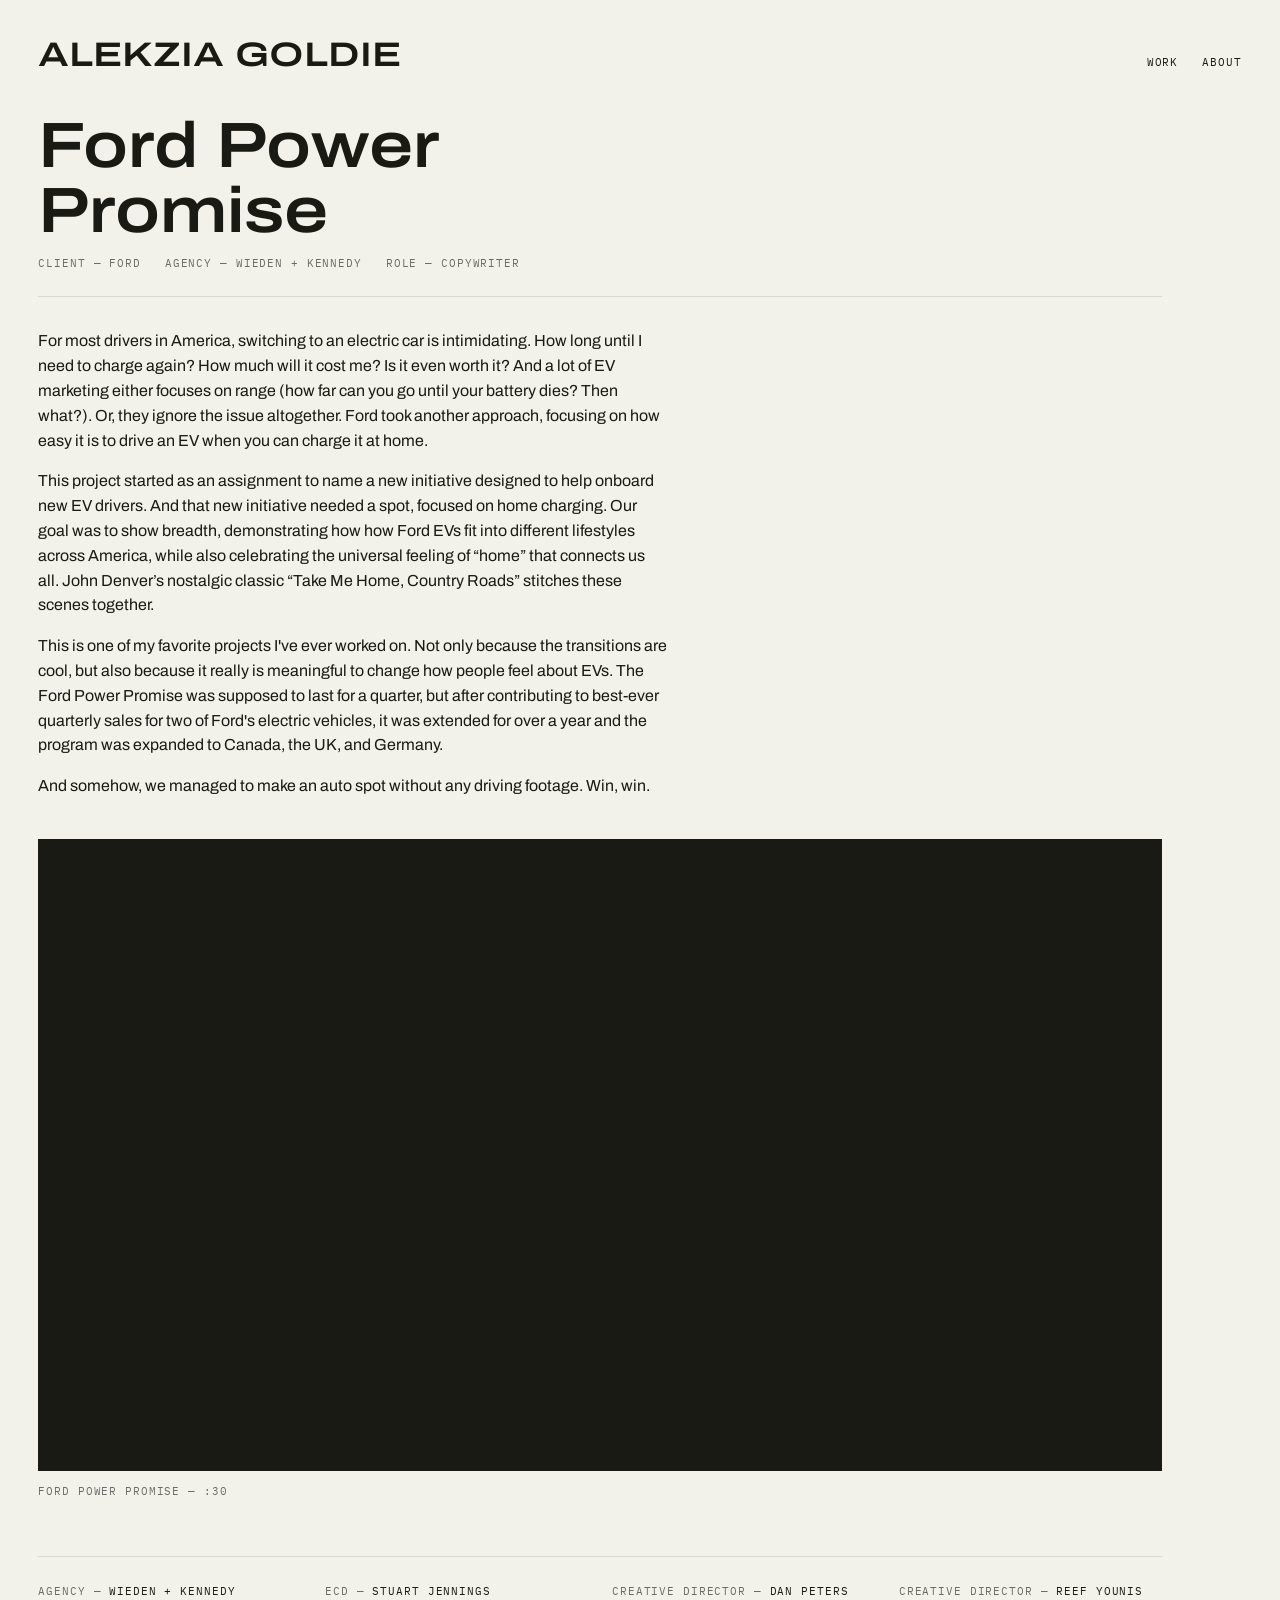
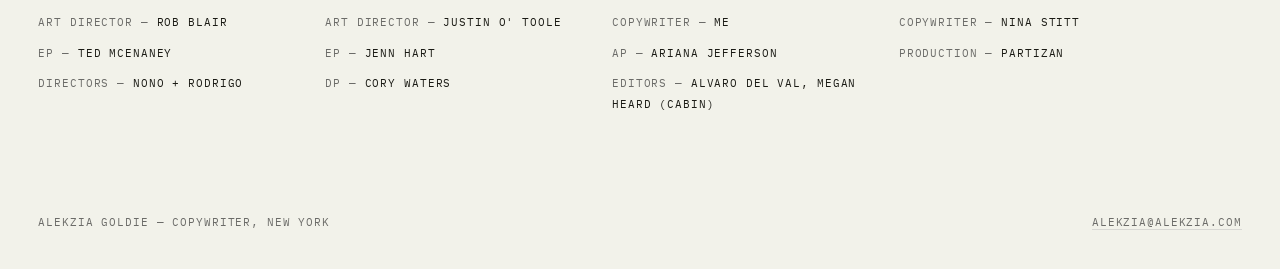
<file: ford-power-promise.html>
<!DOCTYPE html>

<html lang="en">
<head>
  <meta charset="UTF-8">
  <meta name="viewport" content="width=device-width, initial-scale=1.0">
  <title>Ford Power Promise — Alekzia Goldie</title>
  <link rel="preconnect" href="https://fonts.googleapis.com">
  <link rel="preconnect" href="https://fonts.gstatic.com" crossorigin>
  <link href="https://fonts.googleapis.com/css2?family=Archivo:wdth,wght@62..125,100..900&family=IBM+Plex+Mono:wght@400;500&display=swap" rel="stylesheet">
  <link rel="stylesheet" href="style.css">
</head>
<body>

  <header>
    <a class="wordmark" href="index.html">ALEKZIA&nbsp;GOLDIE</a>
    <nav class="mono">
      <a href="index.html">Work</a>
      <a href="about.html">About</a>
    </nav>
  </header>

  <main class="project">

    <h1>Ford Power Promise</h1>

    <div class="meta mono">
      <div>Client — FORD</div>
      <div>Agency — Wieden + Kennedy</div>
      <div>Role — Copywriter</div>
    </div>

    <div class="copy">
      <p>For most drivers in America, switching to an electric car is intimidating. How long until I need to charge again? How much will it cost me? Is it even worth it? And a lot of EV marketing either focuses on range (how far can you go until your battery dies? Then what?). Or, they ignore the issue altogether. Ford took another approach, focusing on how easy it is to drive an EV when you can charge it at home. </p>
      <p>This project started as an assignment to name a new initiative designed to help onboard new EV drivers. And that new initiative needed a spot, focused on home charging. Our goal was to show breadth, demonstrating how  how Ford EVs fit into different lifestyles across America, while also celebrating the universal feeling of “home” that connects us all. John Denver’s nostalgic classic “Take Me Home, Country Roads” stitches these scenes together.</p>
      <p>This is one of my favorite projects I've ever worked on. Not only because the transitions are cool, but also because it really is meaningful to change how people feel about EVs. The Ford Power Promise was supposed to last for a quarter, but after contributing to best-ever quarterly sales for two of Ford's electric vehicles, it was extended for over a year and the program was expanded to Canada, the UK, and Germany. </p>
       <p> And somehow, we managed to make an auto spot without any driving footage. Win, win.</p>
        </div>
    <!-- One video block per film. The Vimeo ID is the number at the end
         of the video's vimeo.com URL. -->
    <div class="video">
      <iframe src="https://player.vimeo.com/video/1031774697?h=16b811ca15&amp;badge=0&amp;autopause=0&amp;player_id=0&amp;app_id=58479" title="Ford Power Promise"
              allow="autoplay; fullscreen; picture-in-picture" allowfullscreen></iframe>
    </div>
    <p class="caption mono">Ford Power Promise — :30</p>

    <div class="credits mono">
      <div>Agency — <span>WIEDEN + KENNEDY</span></div>
      <div>ECD — <span>STUART JENNINGS</span></div>
      <div>Creative Director — <span>DAN PETERS</span></div>
      <div>Creative Director — <span>REEF YOUNIS</span></div>
      <div>Art Director — <span>ROB BLAIR</span></div>
      <div>Art Director — <span>JUSTIN O' TOOLE</span></div>
       <div>Copywriter — <span>ME</span></div>
      <div>Copywriter — <span>NINA STITT</span></div>
      <div>EP — <span>TED MCENANEY</span></div>
      <div>EP — <span>JENN HART</span></div>
      <div>AP — <span>ARIANA JEFFERSON</span></div>
      <div>PRODUCTION — <span>PARTIZAN</span></div>
      <div>DIRECTORS — <span>NONO + RODRIGO</span></div>
      <div>DP — <span>CORY WATERS</span></div>
      <div>EDITORS — <span> ALVARO DEL VAL, MEGAN HEARD (CABIN)</span></div>
    </div>

  </main>

  <footer class="mono">
    <div>Alekzia Goldie — Copywriter, New York</div>
    <div><a href="mailto:alekzia@alekzia.com">alekzia@alekzia.com</a></div>
  </footer>

</body>
</html>
</file>
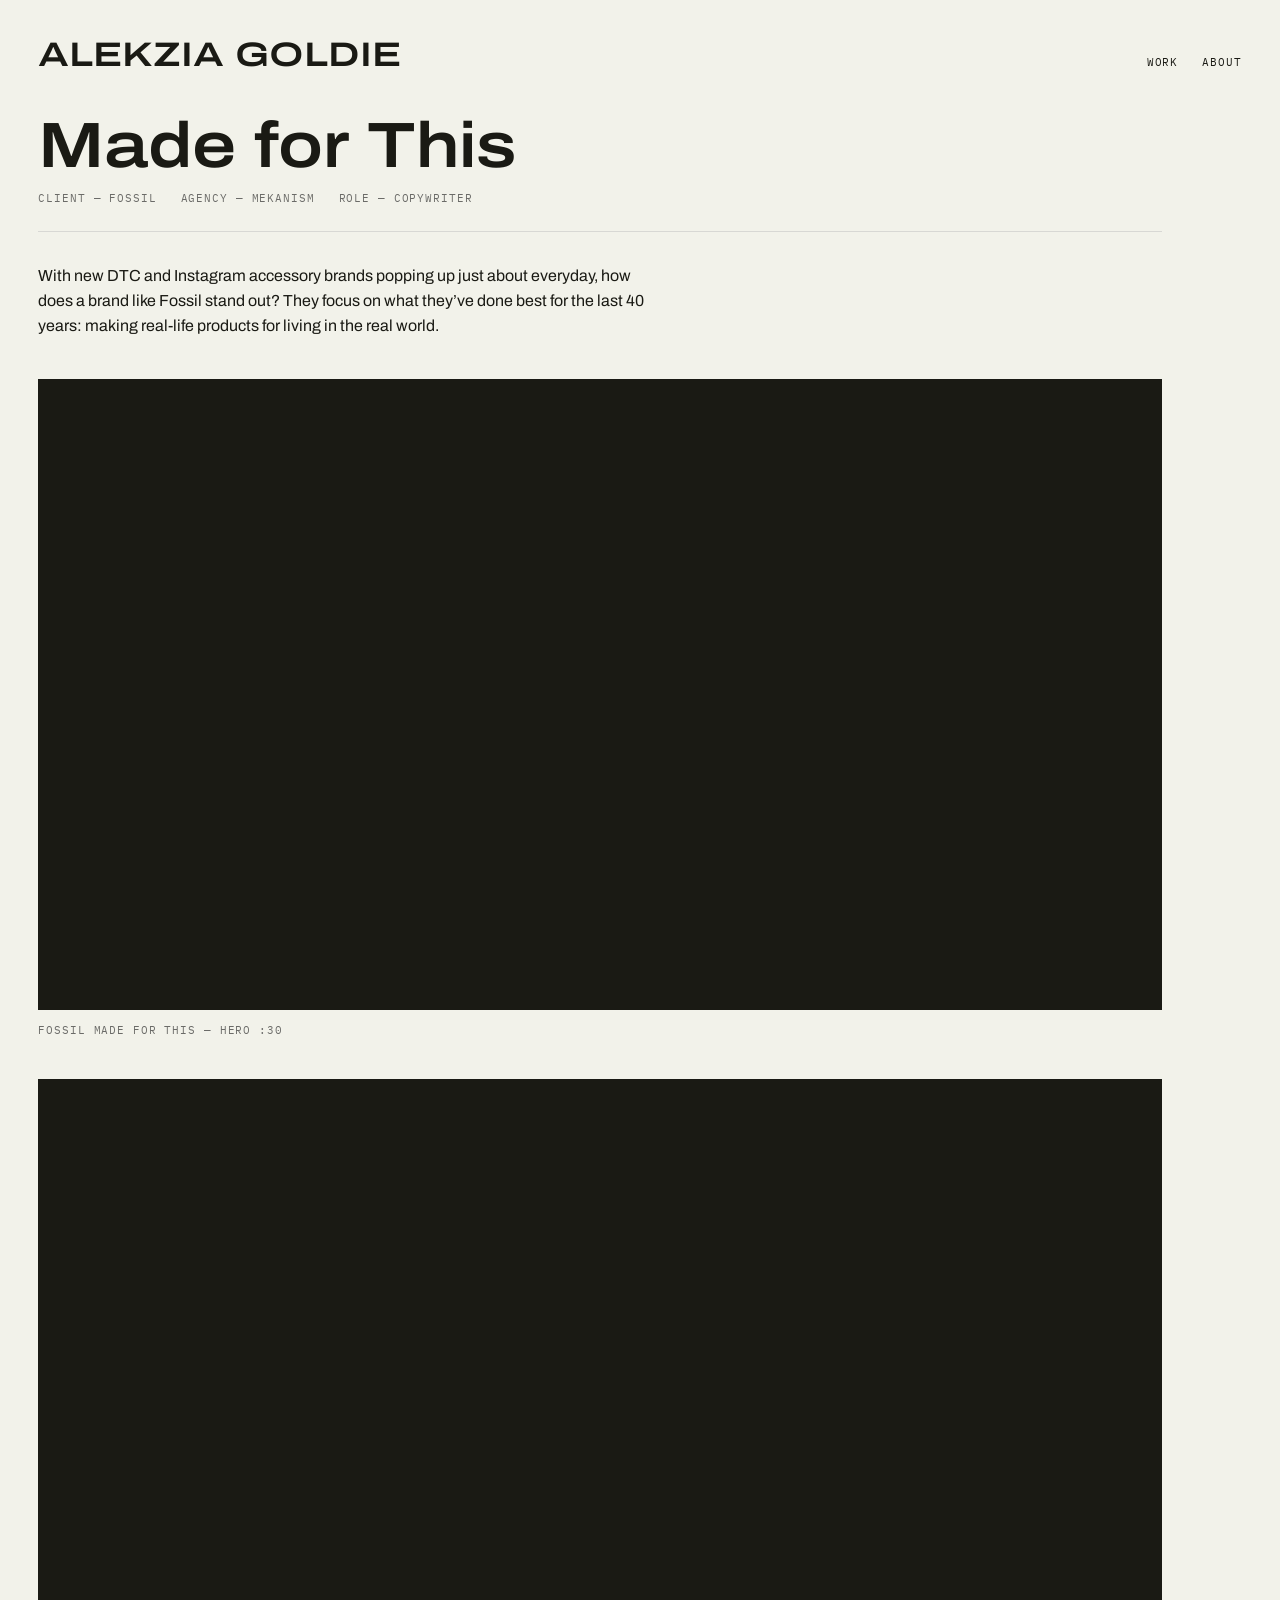
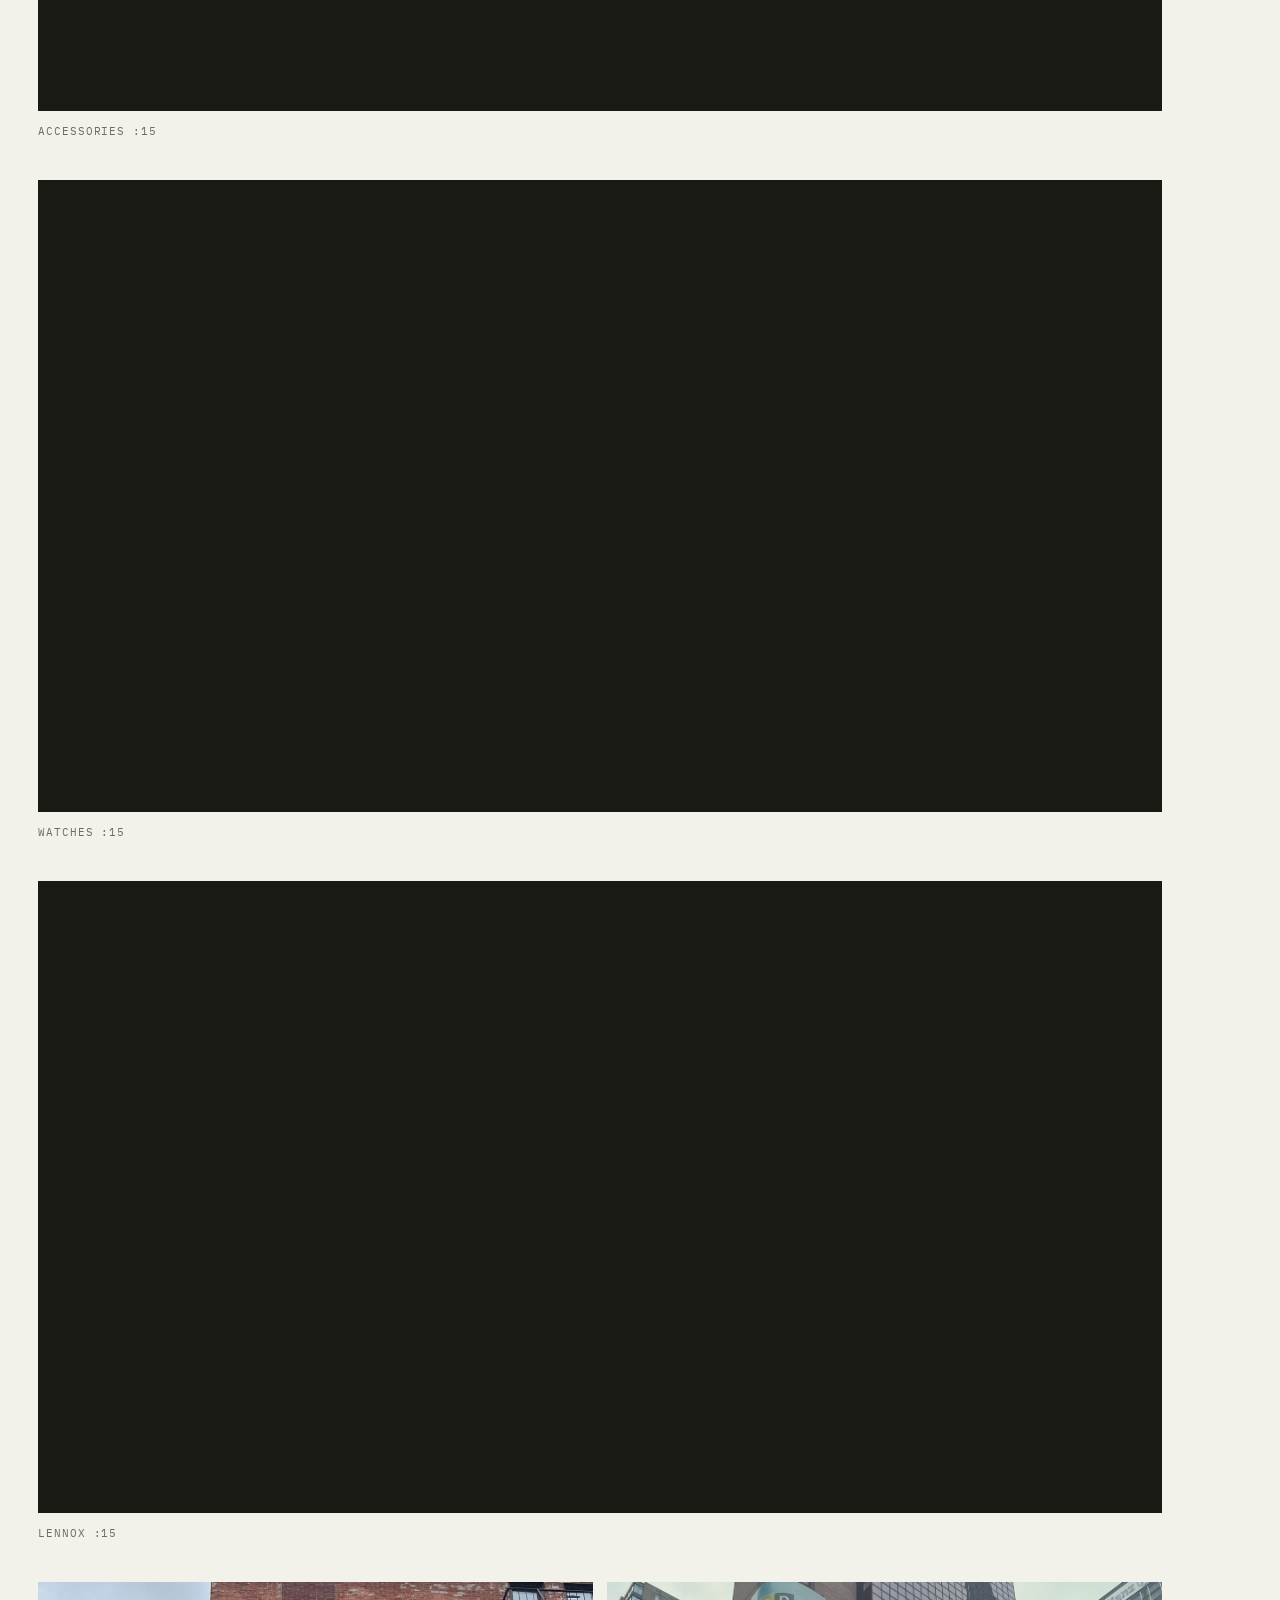
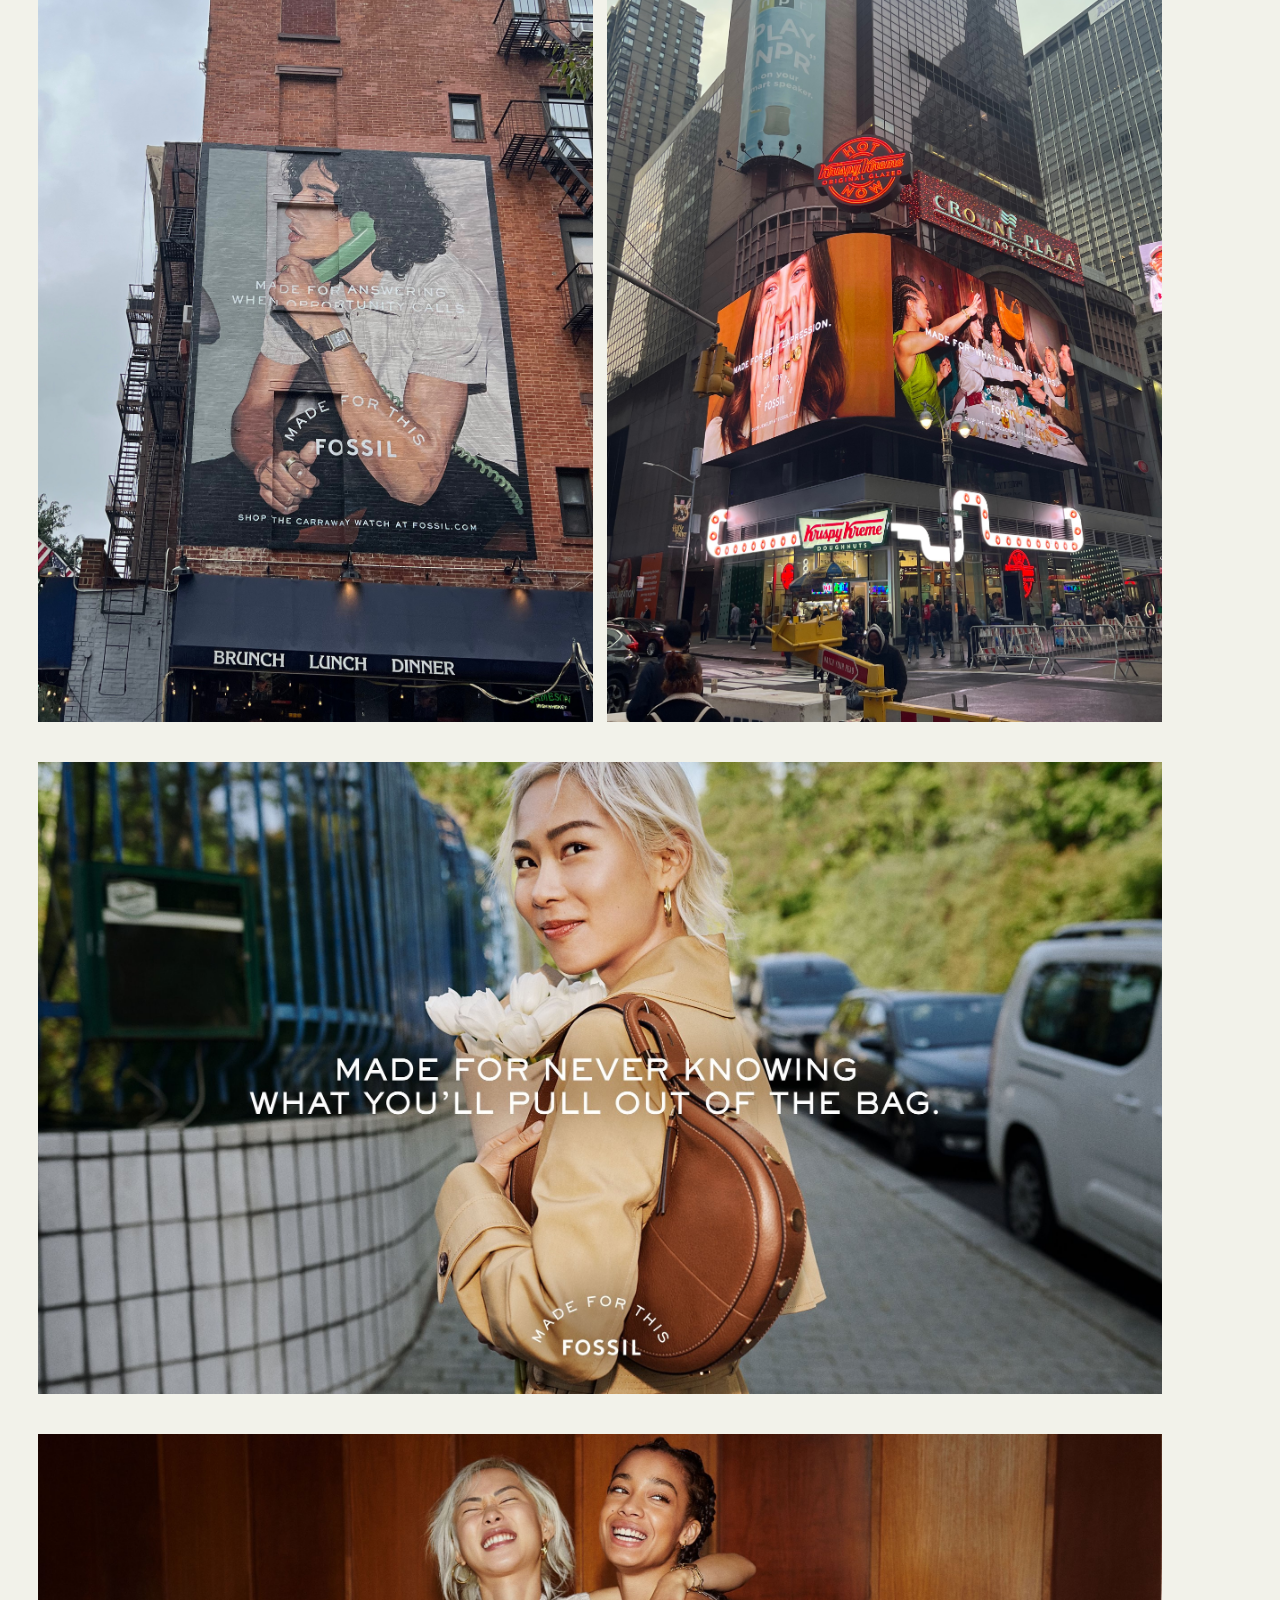
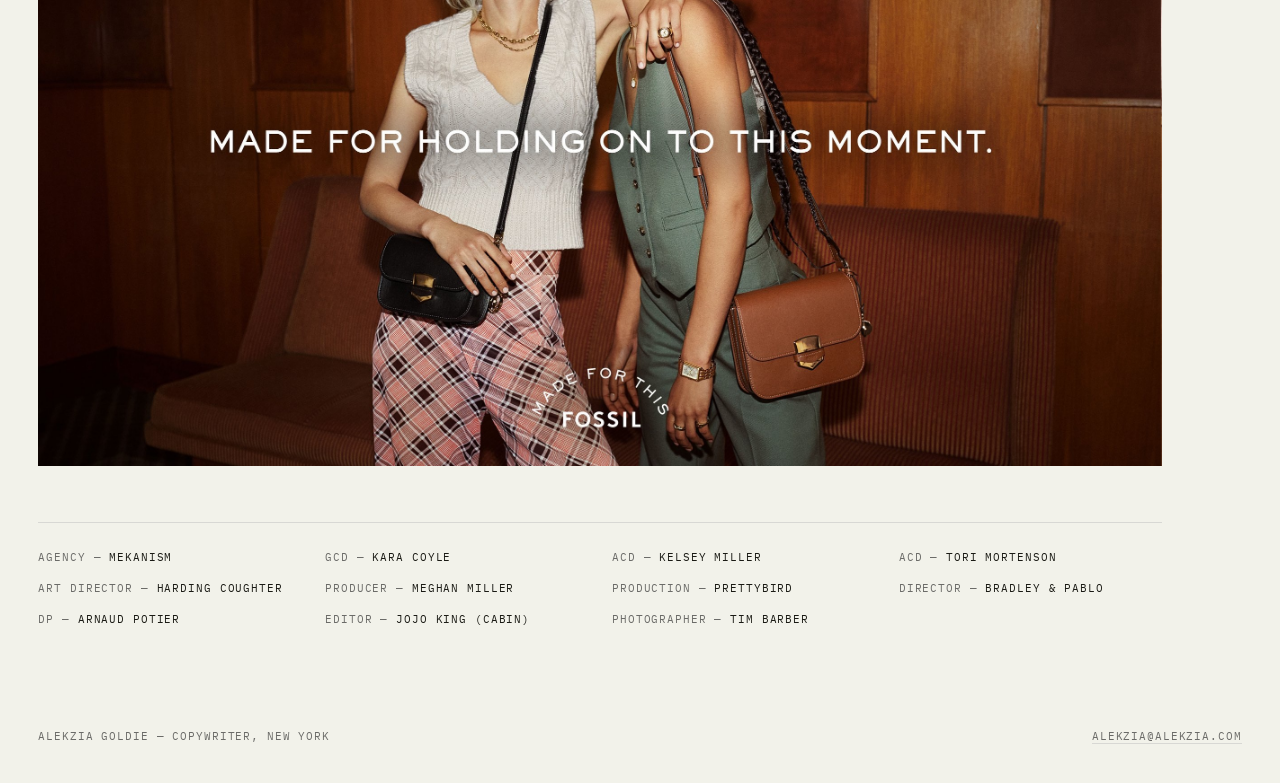
<file: fossil.html>
<!DOCTYPE html>

<html lang="en">
<head>
  <meta charset="UTF-8">
  <meta name="viewport" content="width=device-width, initial-scale=1.0">
  <title>Fossil - Made for This — Alekzia Goldie</title>
  <link rel="preconnect" href="https://fonts.googleapis.com">
  <link rel="preconnect" href="https://fonts.gstatic.com" crossorigin>
  <link href="https://fonts.googleapis.com/css2?family=Archivo:wdth,wght@62..125,100..900&family=IBM+Plex+Mono:wght@400;500&display=swap" rel="stylesheet">
  <link rel="stylesheet" href="style.css">
</head>
<body>

  <header>
    <a class="wordmark" href="index.html">ALEKZIA&nbsp;GOLDIE</a>
    <nav class="mono">
      <a href="index.html">Work</a>
      <a href="about.html">About</a>
    </nav>
  </header>

  <main class="project">

    <h1>Made for This</h1>

    <div class="meta mono">
      <div>Client — Fossil</div>
      <div>Agency — Mekanism</div>
      <div>Role — Copywriter</div>
    </div>

    <div class="copy">
      <p>With new DTC and Instagram accessory brands popping up just about everyday, how does a brand like Fossil stand out? They focus on what they’ve done best for the last 40 years: making real-life products for living in the real world. </p>
        </div>
    <!-- One video block per film. The Vimeo ID is the number at the end
         of the video's vimeo.com URL. -->

        <div class="video">
      <iframe src="https://player.vimeo.com/video/872970411?h=381e89ef8f" title="Made for This"
              allow="autoplay; fullscreen; picture-in-picture" allowfullscreen></iframe>
    </div>
    <p class="caption mono">Fossil Made for This — Hero :30</p>

            <div class="video">
      <iframe src="https://player.vimeo.com/video/872970496?h=bbc2d6850f" title="Made for This - Accessories"
              allow="autoplay; fullscreen; picture-in-picture" allowfullscreen></iframe>
    </div>
    <p class="caption mono">Accessories :15</p>

    <div class="video">
      <iframe src="https://player.vimeo.com/video/872970443?h=255851ceac" title="Made for This - Watches"
              allow="autoplay; fullscreen; picture-in-picture" allowfullscreen></iframe>
    </div>
    <p class="caption mono">Watches :15</p>

       <div class="video">
      <iframe src="https://player.vimeo.com/video/872970471?h=f71c76927f" title="Made for This - Lennox"
              allow="autoplay; fullscreen; picture-in-picture" allowfullscreen></iframe>
    </div>
    <p class="caption mono">Lennox :15</p>
    

    <!-- Optional: two images side by side -->
    <figure class="pair">
      <img src="images/fossil-ooh-houston-thompson.jpeg" alt="" loading="lazy">
      <img src="images/fossil-ooh-times-square.jpeg" alt="" loading="lazy">
    </figure>
    
    <figure>
      <img src="images/fossil-ooh5.jpeg" alt="" loading="lazy">
    </figure>
        <figure>
      <img src="images/fossil-ooh7.jpeg" alt="" loading="lazy">
    </figure>

    <div class="credits mono">
      <div>Agency — <span>Mekanism</span></div>
      <div>GCD — <span>Kara Coyle</span></div>
      <div>ACD — <span>Kelsey Miller</span></div>
      <div>ACD — <span>Tori Mortenson</span></div>
      <div>Art Director — <span>Harding Coughter</span></div>
      <div>PRODUCER — <span>Meghan Miller</span></div>
      <div>PRODUCTION — <span>Prettybird</span></div>
      <div>DIRECTOR — <span>Bradley & Pablo</span></div>
      <div>DP — <span>Arnaud Potier</span></div>
      <div>EDITOR — <span> Jojo King (Cabin)</span></div>
      <div>PHOTOGRAPHER — <span>Tim Barber</span></div>
    </div>

  </main>

  <footer class="mono">
    <div>Alekzia Goldie — Copywriter, New York</div>
    <div><a href="mailto:alekzia@alekzia.com">alekzia@alekzia.com</a></div>
  </footer>

</body>
</html>
</file>
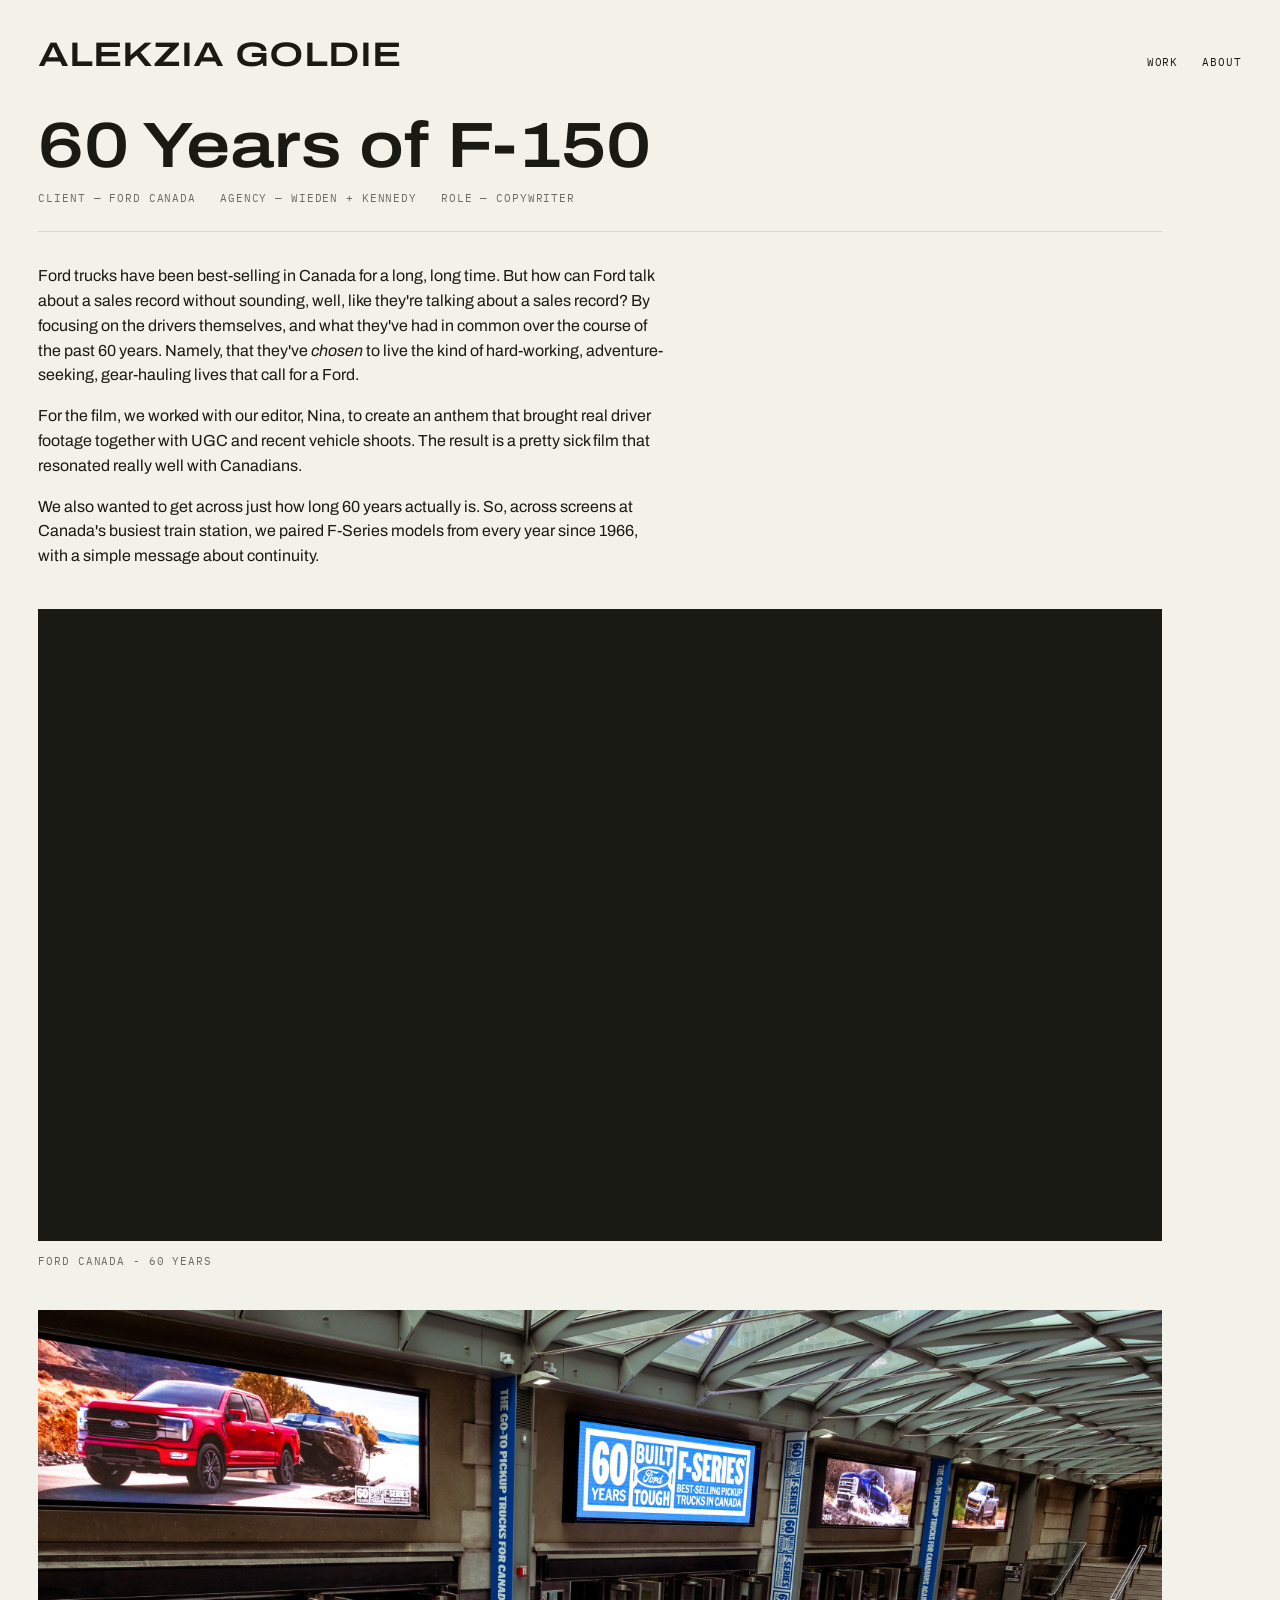
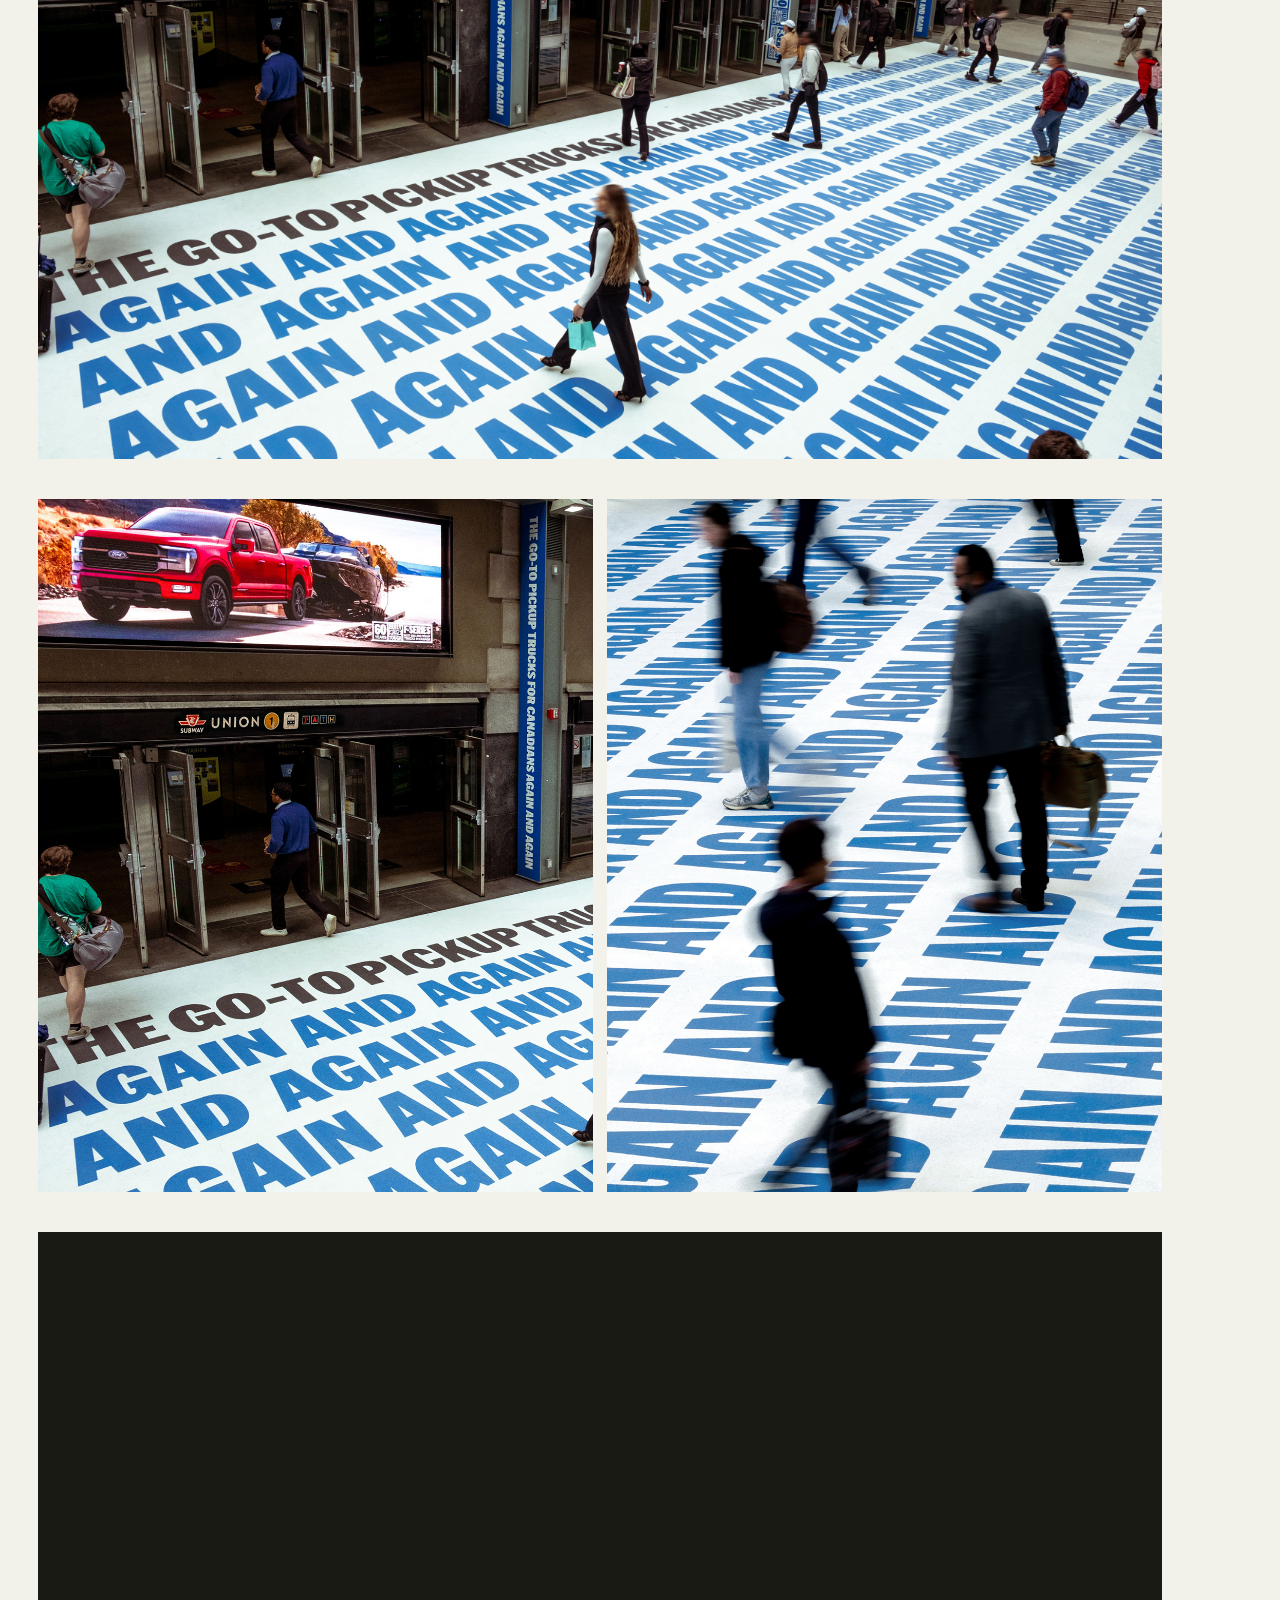
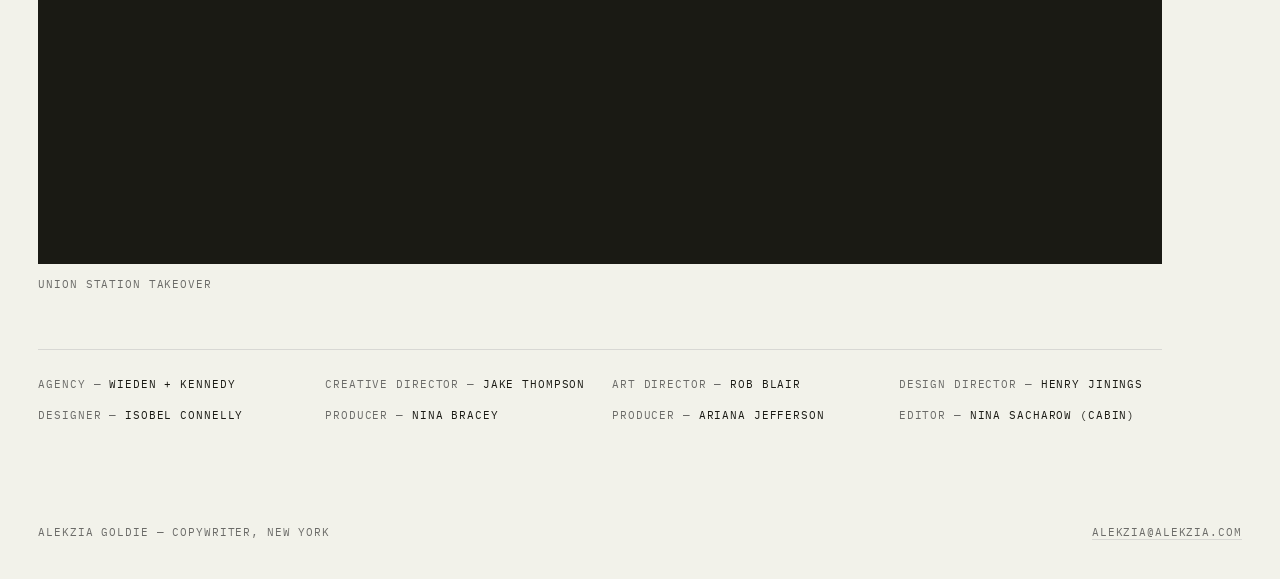
<file: WIP-f150.html>
<!DOCTYPE html>

<html lang="en">
<head>
  <meta charset="UTF-8">
  <meta name="viewport" content="width=device-width, initial-scale=1.0">
  <title>Fossil - Made for This — Alekzia Goldie</title>
  <link rel="preconnect" href="https://fonts.googleapis.com">
  <link rel="preconnect" href="https://fonts.gstatic.com" crossorigin>
  <link href="https://fonts.googleapis.com/css2?family=Archivo:wdth,wght@62..125,100..900&family=IBM+Plex+Mono:wght@400;500&display=swap" rel="stylesheet">
  <link rel="stylesheet" href="style.css">
</head>
<body>

  <header>
    <a class="wordmark" href="index.html">ALEKZIA&nbsp;GOLDIE</a>
    <nav class="mono">
      <a href="index.html">Work</a>
      <a href="about.html">About</a>
    </nav>
  </header>

  <main class="project">

    <h1>60 Years of F-150</h1>

    <div class="meta mono">
      <div>Client — Ford Canada</div>
      <div>Agency — Wieden + Kennedy</div>
      <div>Role — Copywriter</div>
    </div>

    <div class="copy">
      <p>Ford trucks have been best-selling in Canada for a long, long time. But how can Ford talk about a sales record without sounding, well, like they're talking about a sales record? By focusing on the drivers themselves, and what they've had in common over the course of the past 60 years. Namely, that they've <i>chosen</i> to live the kind of hard-working, adventure-seeking, gear-hauling lives that call for a Ford. </p>
      <p>For the film, we worked with our editor, Nina, to create an anthem that brought real driver footage together with UGC and recent vehicle shoots. The result is a pretty sick film that resonated really well with Canadians.  </p>
      <p> We also wanted to get across just how long 60 years actually is. So, across screens at Canada's busiest train station, we paired F-Series models from every year since 1966, with a simple message about continuity.  </p>
        </div>
    <!-- One video block per film. The Vimeo ID is the number at the end
         of the video's vimeo.com URL. -->

        <div class="video">
      <iframe src="https://player.vimeo.com/video/1213376252" title="60 Years"
              allow="autoplay; fullscreen; picture-in-picture" allowfullscreen></iframe>
    </div>
    <p class="caption mono">Ford Canada - 60 Years</p>

    <figure>
      <img src="images/ford-60-union-1.jpg" alt="" loading="lazy">
    </figure>

     <figure class="pair">
      <img src="images/ford-60-union-2.jpg" alt="" loading="lazy">
      <img src="images/ford-60-union-3.jpg" alt="" loading="lazy">
    </figure>

      <div class="video">
      <iframe src="https://player.vimeo.com/video/1213599185" title="Union Station Takeover"
              allow="autoplay; fullscreen; picture-in-picture" allowfullscreen></iframe>
    </div>
    <p class="caption mono">Union Station Takeover</p>

    <div class="credits mono">
      <div>Agency — <span>Wieden + Kennedy</span></div>
      <div>Creative Director — <span>Jake Thompson</span></div>
      <div>Art Director — <span>Rob Blair</span></div>
      <div>Design Director — <span>Henry Jinings</span></div>
      <div>Designer — <span>Isobel Connelly</span></div>
      <div>Producer — <span>Nina Bracey</span></div>
      <div>Producer — <span>Ariana Jefferson</span></div>
      <div>EDITOR — <span> Nina Sacharow (Cabin)</span></div>
    </div>

  </main>

  <footer class="mono">
    <div>Alekzia Goldie — Copywriter, New York</div>
    <div><a href="mailto:alekzia@alekzia.com">alekzia@alekzia.com</a></div>
  </footer>

</body>
</html>
</file>
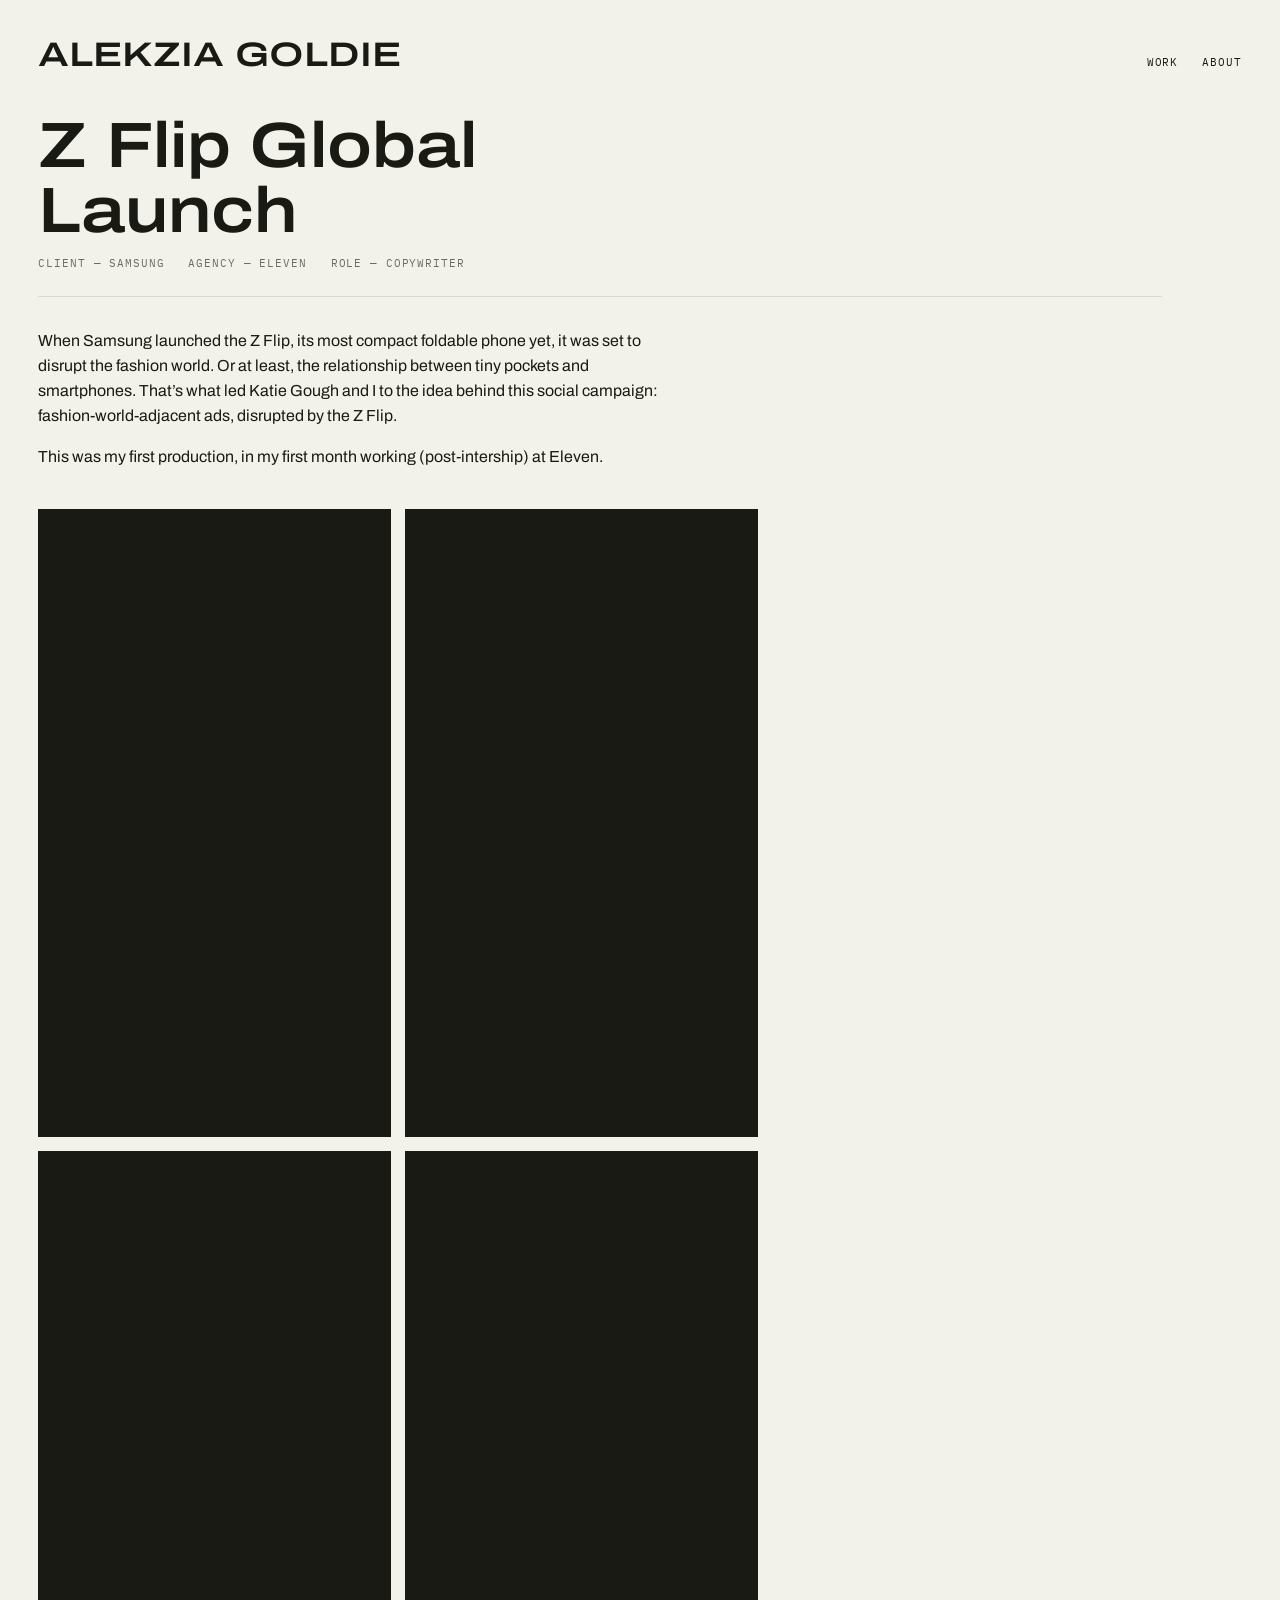
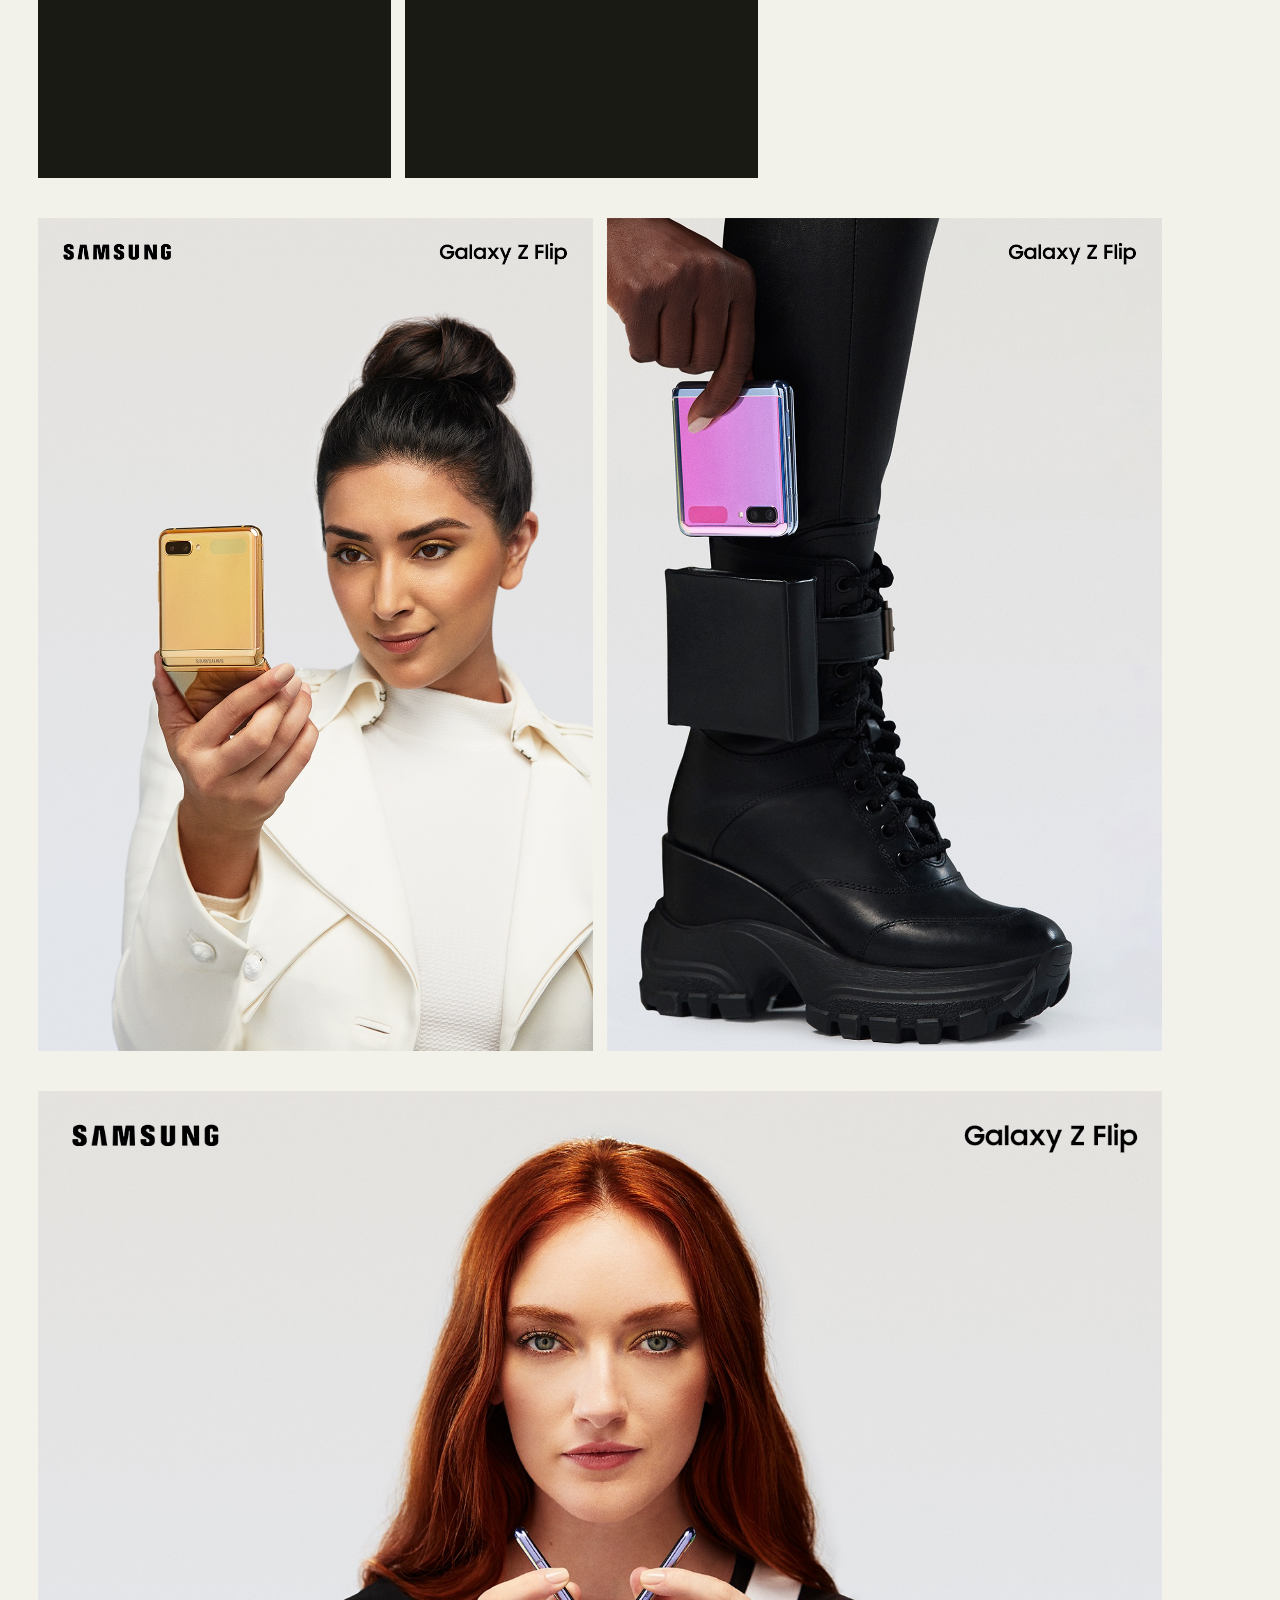
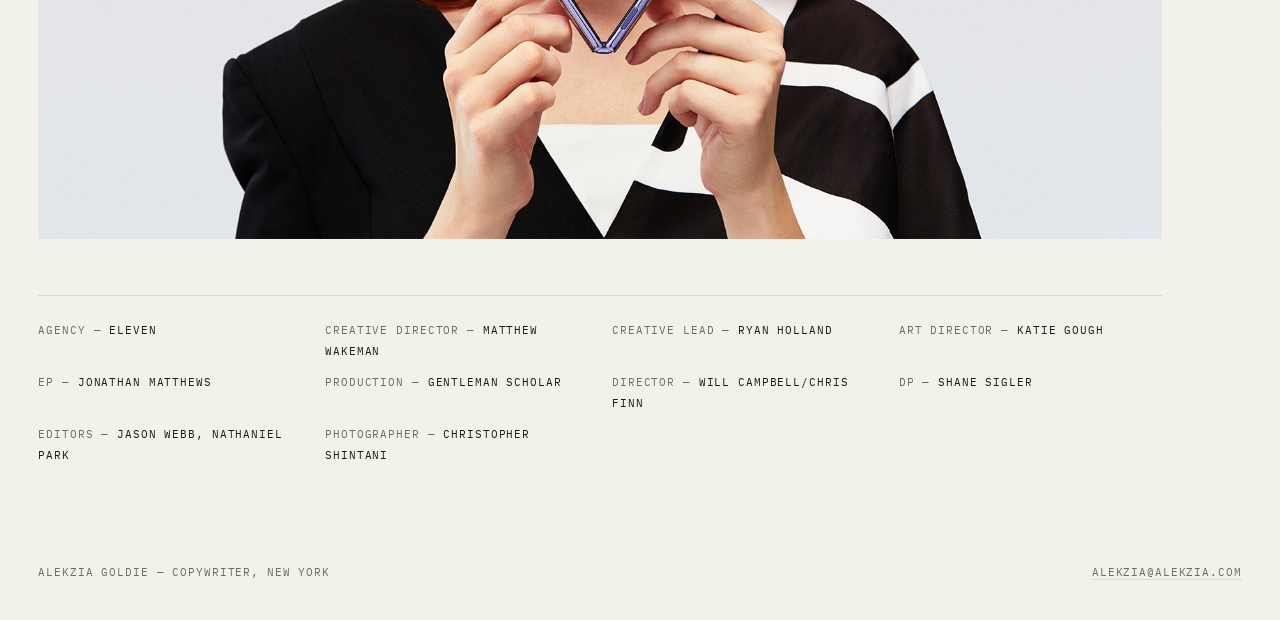
<file: z-flip.html>
<!DOCTYPE html>

<html lang="en">
<head>
  <meta charset="UTF-8">
  <meta name="viewport" content="width=device-width, initial-scale=1.0">
  <title>Samsung - Z Flip — Alekzia Goldie</title>
  <link rel="preconnect" href="https://fonts.googleapis.com">
  <link rel="preconnect" href="https://fonts.gstatic.com" crossorigin>
  <link href="https://fonts.googleapis.com/css2?family=Archivo:wdth,wght@62..125,100..900&family=IBM+Plex+Mono:wght@400;500&display=swap" rel="stylesheet">
  <link rel="stylesheet" href="style.css">
</head>
<body>

  <header>
    <a class="wordmark" href="index.html">ALEKZIA&nbsp;GOLDIE</a>
    <nav class="mono">
      <a href="index.html">Work</a>
      <a href="about.html">About</a>
    </nav>
  </header>

  <main class="project">

    <h1>Z Flip Global Launch</h1>

    <div class="meta mono">
      <div>Client — Samsung</div>
      <div>Agency — Eleven</div>
      <div>Role — Copywriter</div>
    </div>

    <div class="copy">
      <p>When Samsung launched the Z Flip, its most compact foldable phone yet, it was set to disrupt the fashion world. Or at least, the relationship between tiny pockets and smartphones. That’s what led Katie Gough and I to the idea behind this social campaign: fashion-world-adjacent ads, disrupted by the Z Flip.  </p>
      <p>This was my first production, in my first month working (post-intership) at Eleven.</p>  
        </div>
        
<div class="video-grid">
  <div class="v-vertical">
    <iframe src="https://player.vimeo.com/video/391043652" title="Microbag"
            allow="autoplay; fullscreen; picture-in-picture" allowfullscreen></iframe>
  </div>
  <div class="v-vertical">
    <iframe src="https://player.vimeo.com/video/391043623" title="Neck Pouch"
            allow="autoplay; fullscreen; picture-in-picture" allowfullscreen></iframe>
  </div>
  <div class="v-vertical">
    <iframe src="https://player.vimeo.com/video/391043565" title="Pocket"
            allow="autoplay; fullscreen; picture-in-picture" allowfullscreen></iframe>
  </div>
  <div class="v-vertical">
    <iframe src="https://player.vimeo.com/video/391043586" title="Boot"
            allow="autoplay; fullscreen; picture-in-picture" allowfullscreen></iframe>
  </div>
</div>
   <figure class="pair">
      <img src="images/samsung-zflip1.jpeg" alt="" loading="lazy">
      <img src="images/samsung-zflip-2.jpeg" alt="" loading="lazy">
   </figure>
     <figure>
      <img src="images/samsung-zflip-3.jpeg" alt="" loading="lazy">
    </figure>

    <div class="credits mono">
      <div>Agency — <span>Eleven</span></div>
      <div>Creative Director — <span>Matthew Wakeman</span></div>
      <div>Creative Lead — <span>Ryan Holland</span></div>
      <div>Art Director — <span>Katie Gough</span></div>
      <div>EP — <span>Jonathan Matthews</span></div>
      <div>PRODUCTION — <span>Gentleman Scholar</span></div>
      <div>DIRECTOR — <span>Will Campbell/Chris Finn</span></div>
      <div>DP — <span>Shane Sigler</span></div>
      <div>EDITORS — <span> Jason Webb, Nathaniel Park</span></div>
      <div>PHOTOGRAPHER — <span> Christopher Shintani</span></div>
    </div>

  </main>

  <footer class="mono">
    <div>Alekzia Goldie — Copywriter, New York</div>
    <div><a href="mailto:alekzia@alekzia.com">alekzia@alekzia.com</a></div>
  </footer>

</body>
</html>
</file>
<file: style.css>
/* ==========================================================================
   ALEKZIA.COM — STYLESHEET
   One file styles every page. Edit values here and the whole site updates.
   Anything between /* and * / is a comment — the browser ignores it.
   ========================================================================== */

   
/* ---- DESIGN TOKENS ------------------------------------------------------
   Change these variables to retheme the entire site in one place. */
:root {
  --bg: #f2f2ea;          /* warm paper background */
  --ink: #1a1a14;         /* warm near-black text */
  --ink-soft: #6b6b68;    /* secondary text (captions, credits) */
  --line: #d8d8d4;        /* hairline rules */
  --accent: #0013c2;      /* "Lekz" blue — reserved for hover/active states only */
  --gap: 14px;
  --pad: clamp(16px, 3vw, 40px);
}

/* ---- RESET / BASICS ---------------------------------------------------- */
* { box-sizing: border-box; margin: 0; padding: 0; }

html { scroll-behavior: smooth; }

body {
  background: var(--bg);
  color: var(--ink);
  font-family: "Archivo", sans-serif;
  font-size: 16px;
  line-height: 1.55;
  -webkit-font-smoothing: antialiased;
}

img, video, iframe { display: block; max-width: 100%; }

a { color: inherit; text-decoration: none; }

/* Keyboard focus stays visible for accessibility */
a:focus-visible, button:focus-visible {
  outline: 2px solid var(--ink);
  outline-offset: 3px;
}

/* ---- THE MONO LABEL STYLE ----------------------------------------------
   Used for nav, captions, credits, metadata. The "garment label" voice. */
.mono {
  font-family: "IBM Plex Mono", monospace;
  font-size: 11px;
  letter-spacing: 0.08em;
  text-transform: uppercase;
}

/* ---- HEADER -------------------------------------------------------------- */
header {
  display: flex;
  justify-content: space-between;
  align-items: baseline;
  padding: var(--pad);
}

/* The wordmark: your name. It animates open on page load (see @keyframes
   below) and stretches when hovered. */
.wordmark {
  font-size: clamp(22px, 4vw, 34px);
  font-weight: 600;
  line-height: 1;
  font-variation-settings: "wdth" 125;
  opacity: 0;
  animation: stretch-open 1.6s cubic-bezier(0.16, 1, 0.3, 1) 0.1s both;
  transition: font-variation-settings 0.6s cubic-bezier(0.16, 1, 0.3, 1),
              color 0.4s ease;
  white-space: nowrap;
}
.wordmark:hover {
  font-variation-settings: "wdth" 62;
  color: var(--accent);
}

@keyframes stretch-open {
  from { font-variation-settings: "wdth" 55; letter-spacing: -0.03em; opacity: 0; }
  60%  { opacity: 1; }
  to   { font-variation-settings: "wdth" 125; letter-spacing: 0; opacity: 1; }
}

nav { display: flex; gap: 24px; }
nav a { border-bottom: 1px solid transparent; padding-bottom: 2px; }
nav a:hover, nav a[aria-current="page"] { border-bottom-color: var(--ink); }

/* ---- HOME PAGE GRID ------------------------------------------------------ */
.grid {
  display: grid;
  grid-template-columns: repeat(3, 1fr); /* 3 columns on desktop */
  gap: 28px var(--gap);
  padding: 0 var(--pad) var(--pad);
}
@media (max-width: 900px) { .grid { grid-template-columns: repeat(2, 1fr); } }
@media (max-width: 560px) { .grid { grid-template-columns: 1fr; } }

/* Each project cell: media on top, title caption below */
.cell .media {
  aspect-ratio: 16 / 10;      /* keeps every thumbnail the same shape */
  overflow: hidden;
  background:
    repeating-linear-gradient(45deg, transparent 0 10px, var(--line) 10px 11px);
    /* ^ diagonal-stripe placeholder pattern; hidden once an image covers it */
}
.cell .media img,
.cell .media video {
  width: 100%; height: 100%;
  object-fit: cover;          /* crops to fill without distortion */
  transition: transform 0.6s cubic-bezier(0.22, 1, 0.36, 1);
}
.cell:hover .media img,
.cell:hover .media video { transform: scale(1.03); }

.cell .title {
  margin-top: 8px;
  font-size: 15px;
  font-weight: 500;
  font-variation-settings: "wdth" 100;
  transition: font-variation-settings 0.45s cubic-bezier(0.22, 1, 0.36, 1);
}
.cell:hover .title { font-variation-settings: "wdth" 125; }

.cell .client {
  color: var(--ink-soft);
  margin-top: 2px;
}

/* ---- PROJECT PAGES ------------------------------------------------------- */
.project {
  padding: 0 var(--pad) var(--pad);
  max-width: 1200px;
}

.project h1 {
  font-size: clamp(34px, 6vw, 64px);
  font-weight: 600;
  line-height: 1.02;
  font-variation-settings: "wdth" 118;
  max-width: 14ch;
  margin-bottom: 12px;
}

.meta {
  color: var(--ink-soft);
  display: flex;
  gap: 24px;
  flex-wrap: wrap;
  padding-bottom: 24px;
  border-bottom: 1px solid var(--line);
  margin-bottom: 32px;
}

/* Body copy on project + about pages. 70ch keeps line length readable. */
.copy { max-width: 70ch; }
.copy p { margin-bottom: 1em; font-size: 16px; }
.copy p:last-child { margin-bottom: 0; }

/* ---- VIDEO EMBEDS --------------------------------------------------------
   Wrap every Vimeo iframe in <div class="video"> and it stays responsive
   at a 16:9 shape on every screen size. */
.video {
  aspect-ratio: 16 / 9;
  margin: 40px 0;
  background: var(--ink);
}
.video iframe { width: 100%; height: 100%; border: 0; }

/* Vertical social videos — 2x2 grid on desktop */
.video-grid {
  display: grid;
  grid-template-columns: 1fr 1fr;
  gap: var(--gap);
  margin: 40px 0;
  max-width: 720px;        /* keeps the verticals from getting too large */
}
.video-grid .v-vertical {
  aspect-ratio: 9 / 16;    /* portrait shape instead of 16:9 */
  background: var(--ink);
}
.video-grid .v-vertical iframe {
  width: 100%;
  height: 100%;
  border: 0;
}
/* On phones, stack to a single column so each is full-width */
@media (max-width: 560px) {
  .video-grid { grid-template-columns: 1fr; max-width: 400px; }
}

/* A caption line under a video or image */
.caption { color: var(--ink-soft); margin-top: -28px; margin-bottom: 40px; }

/* Full-width images on project pages */
.project figure { margin: 40px 0; }
.project figure figcaption { color: var(--ink-soft); margin-top: 8px; }
.project figure.pair {           /* two images side by side */
  display: grid;
  grid-template-columns: 1fr 1fr;
  gap: var(--gap);
}
@media (max-width: 560px) { .project figure.pair { grid-template-columns: 1fr; } }

/* ---- CREDITS BLOCK ------------------------------------------------------- */
.credits {
  margin-top: 56px;
  padding-top: 24px;
  border-top: 1px solid var(--line);
  color: var(--ink-soft);
  display: grid;
  grid-template-columns: repeat(auto-fill, minmax(220px, 1fr));
  gap: 10px 24px;
  line-height: 1.9;
}
.credits span { color: var(--ink); }

/* ---- ABOUT PAGE ---------------------------------------------------------- */
.about { padding: 0 var(--pad) var(--pad); }
.about .copy { font-size: 20px; }
.about .portrait { max-width: 420px; margin: 40px 0; }

/* ---- FOOTER --------------------------------------------------------------- */
footer {
  padding: 60px var(--pad) var(--pad);
  display: flex;
  justify-content: space-between;
  gap: 24px;
  flex-wrap: wrap;
  color: var(--ink-soft);
}
footer a { border-bottom: 1px solid var(--line); }
footer a:hover { border-bottom-color: var(--ink); color: var(--ink); }

/* ---- REDUCED MOTION ------------------------------------------------------
   People with motion sensitivity have this set at the OS level.
   All animation is switched off for them. */
@media (prefers-reduced-motion: reduce) {
  *, *::before, *::after {
    animation: none !important;
    transition: none !important;
  }
}
</file>
